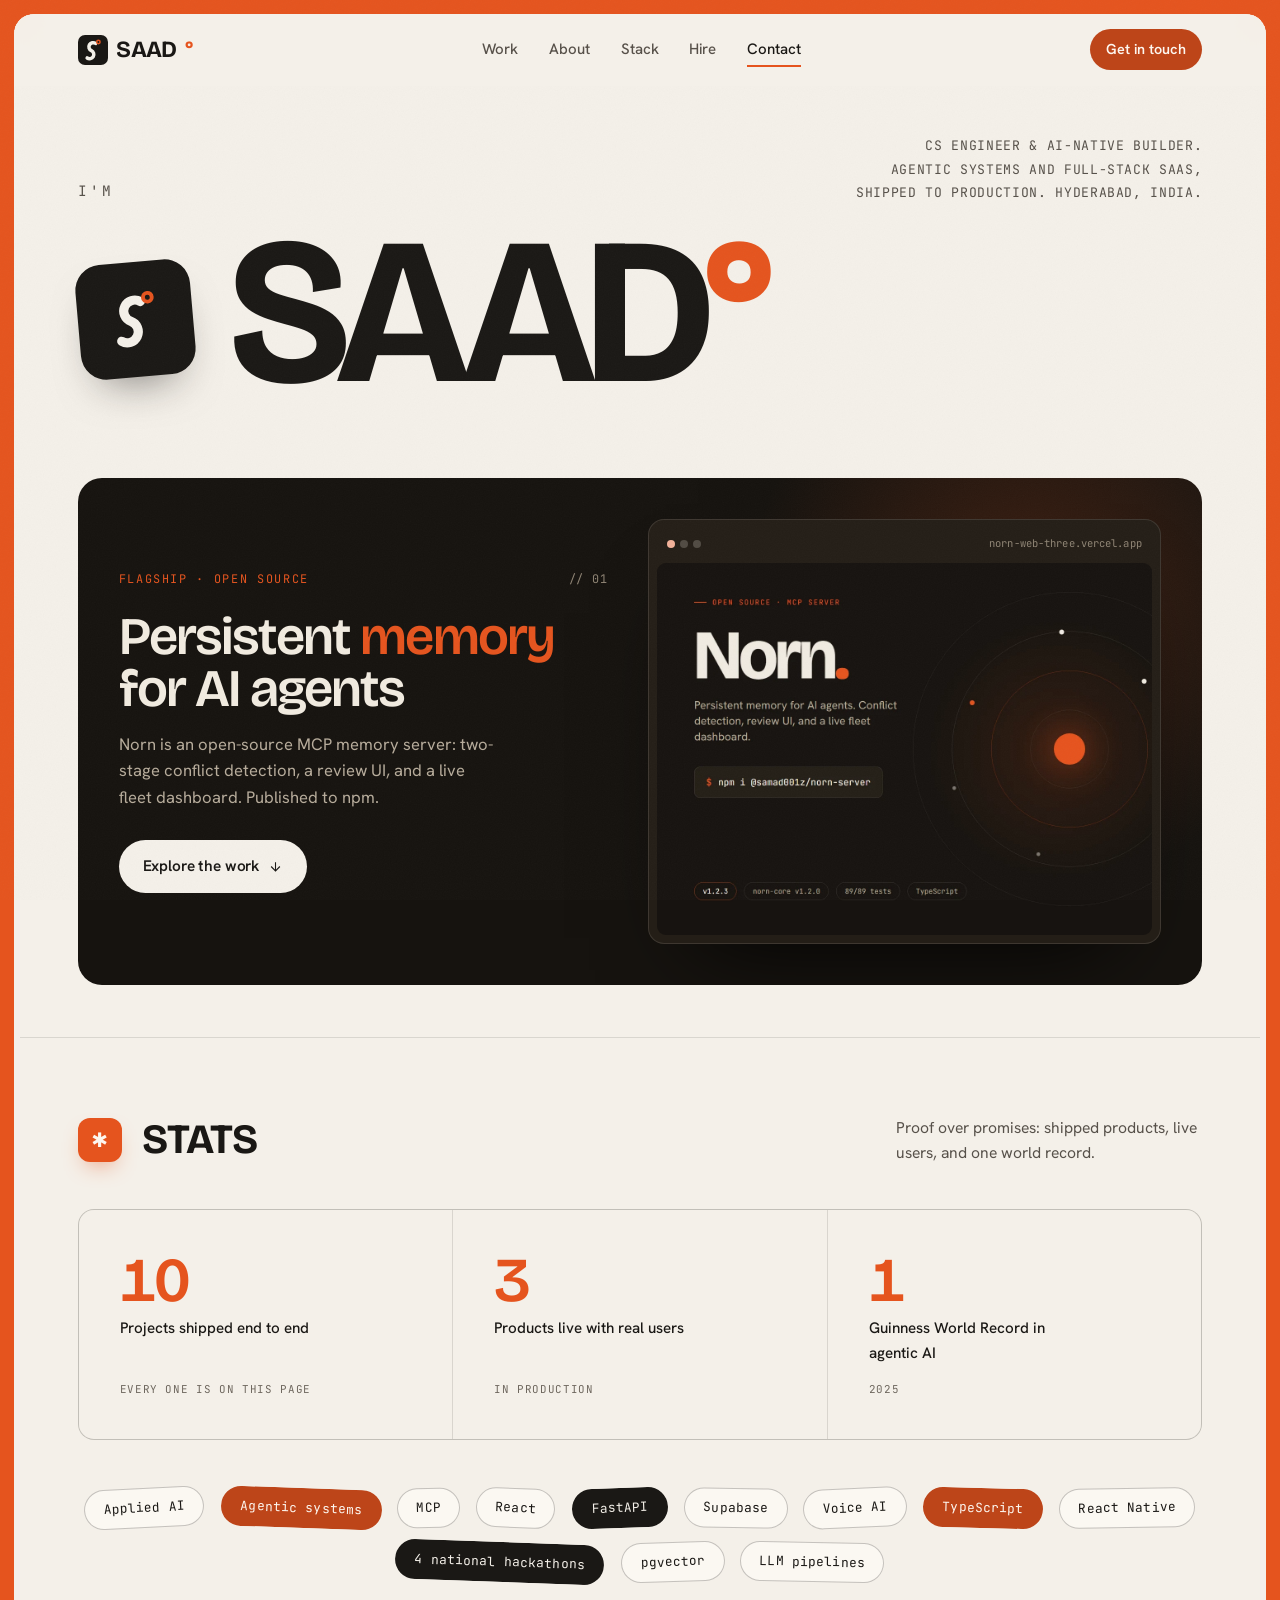
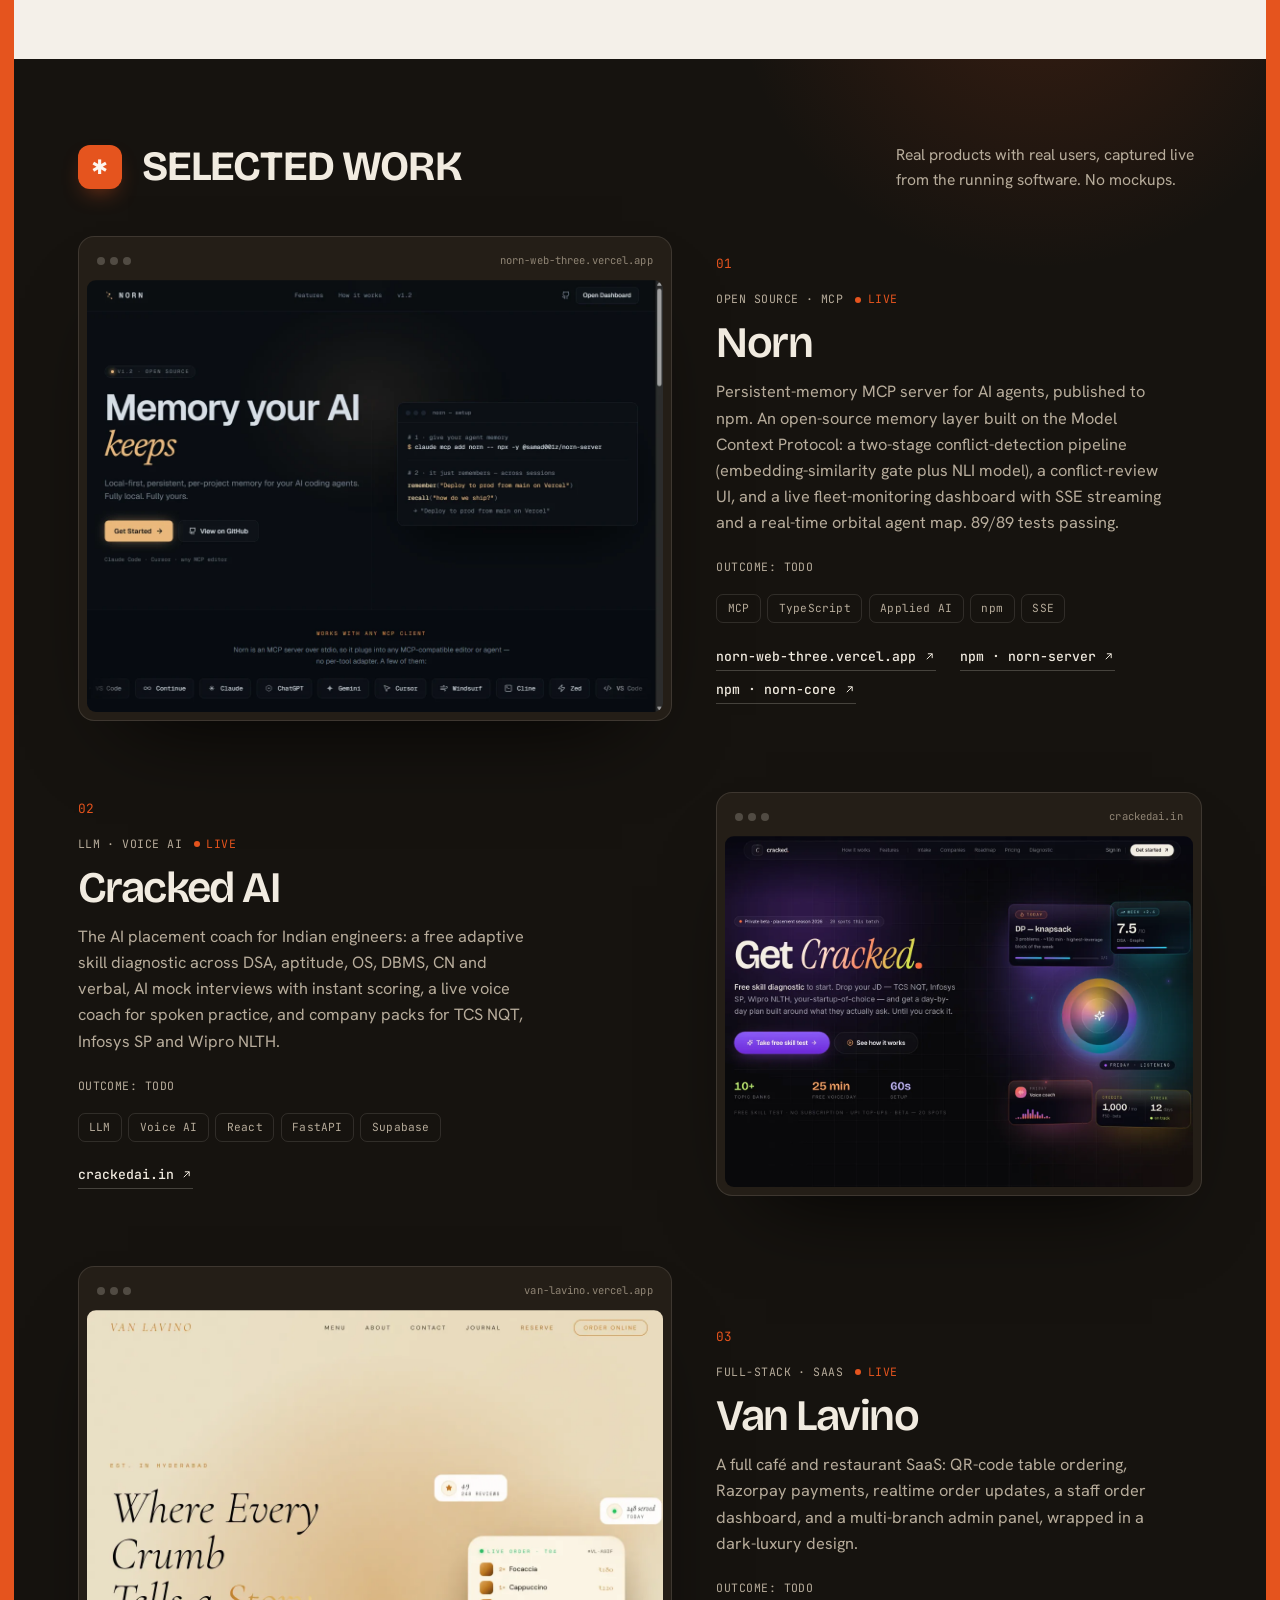
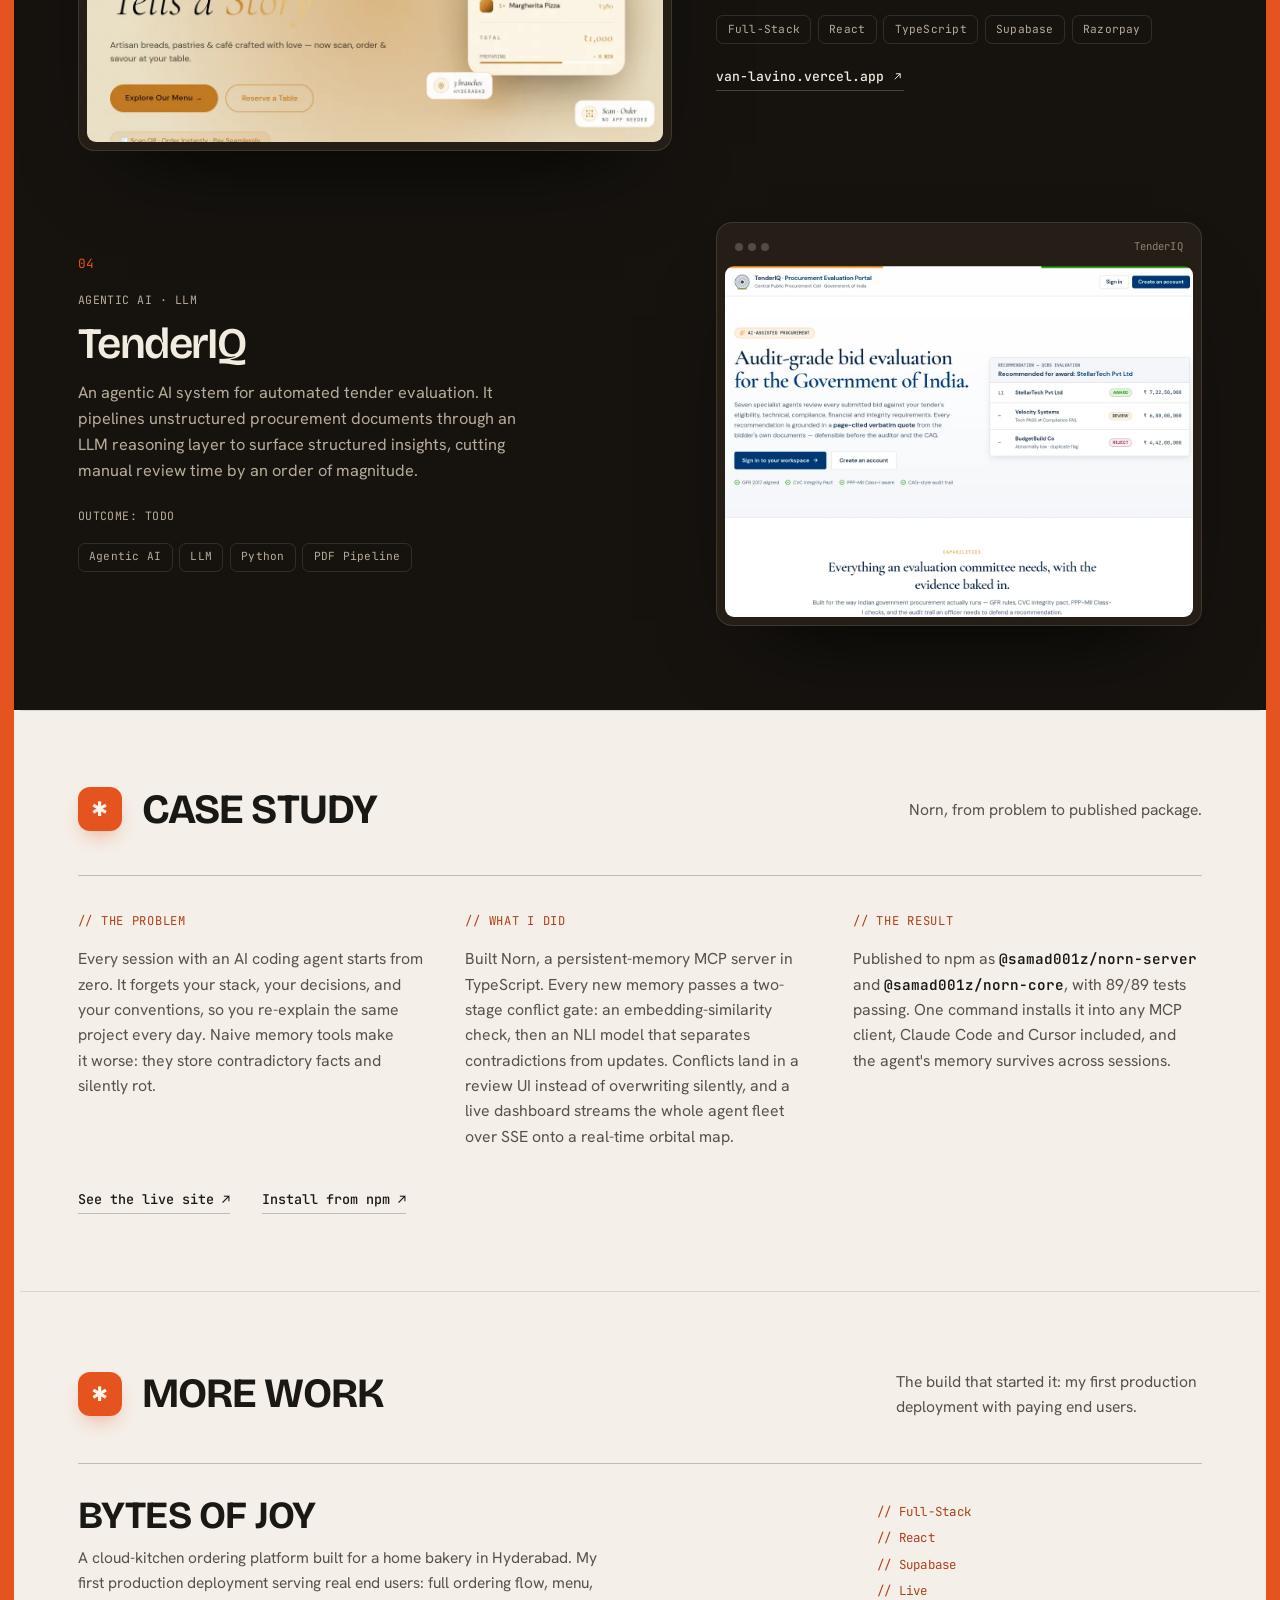
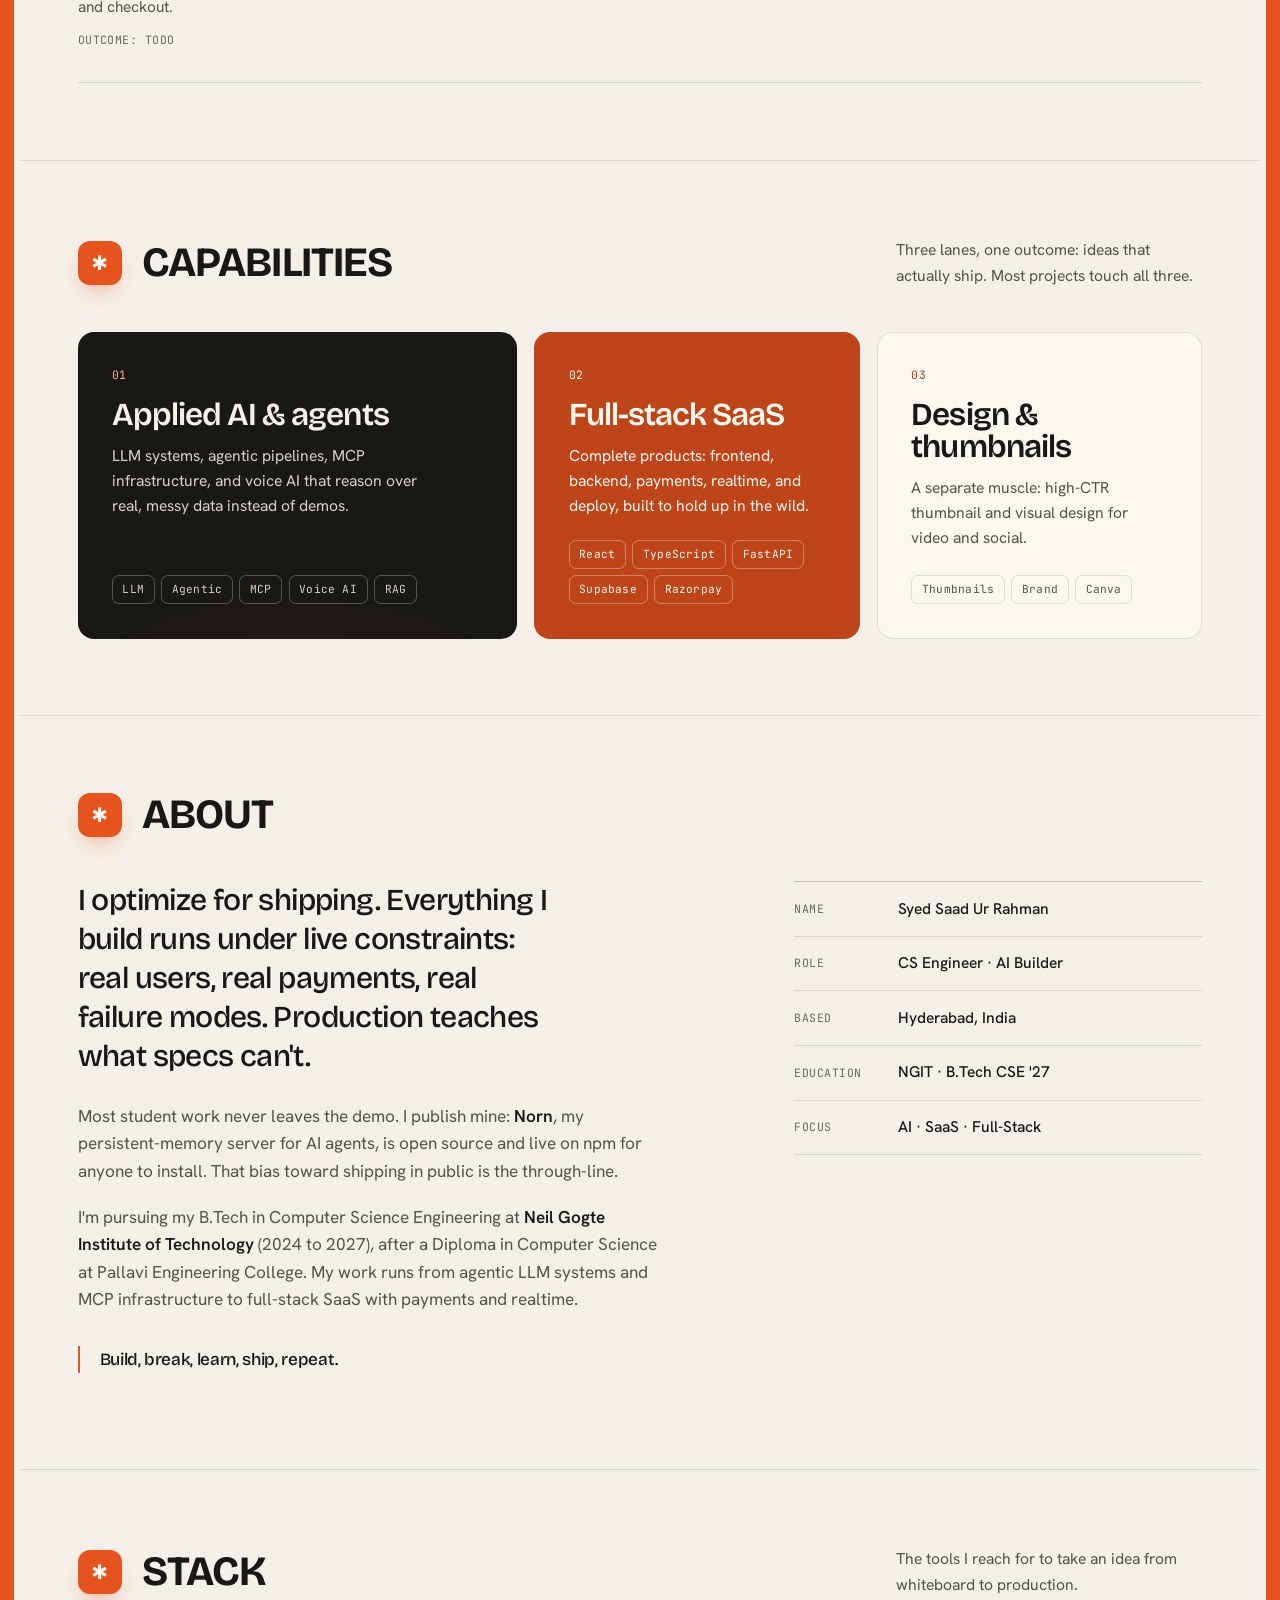
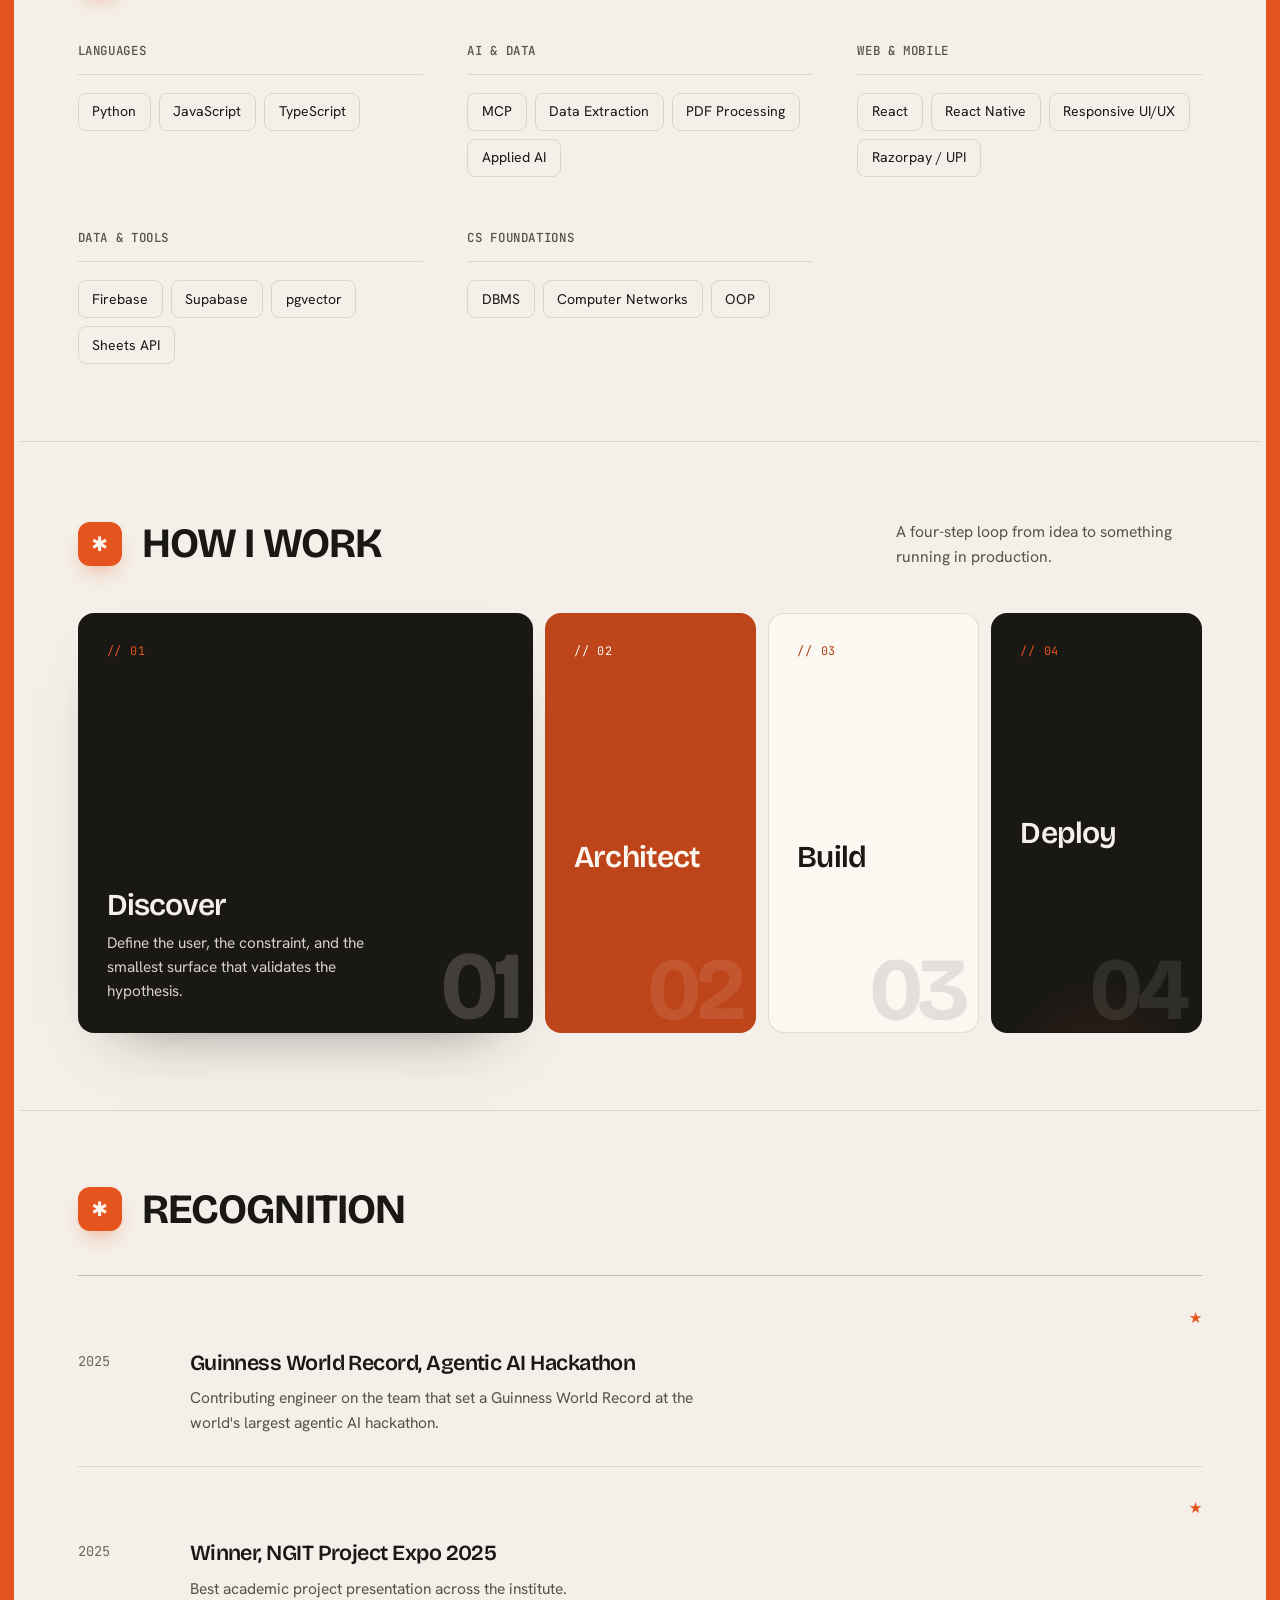
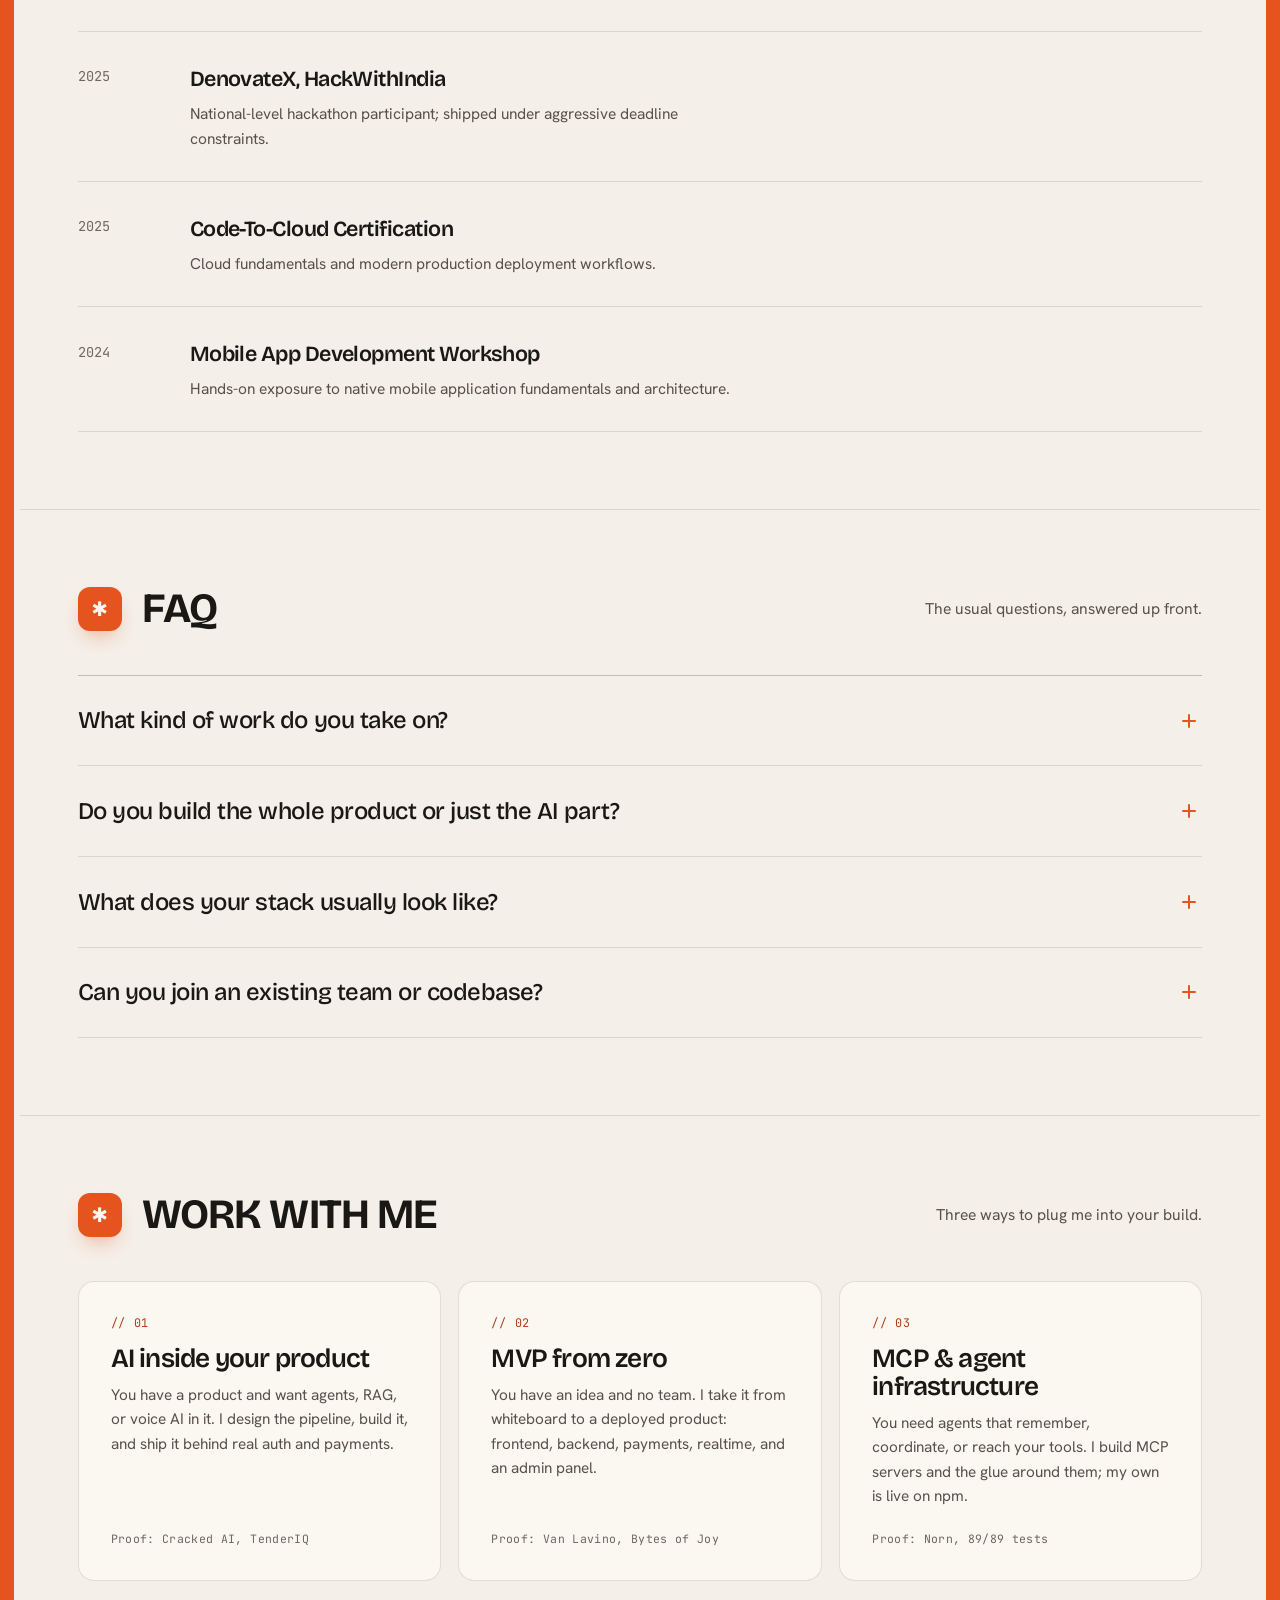
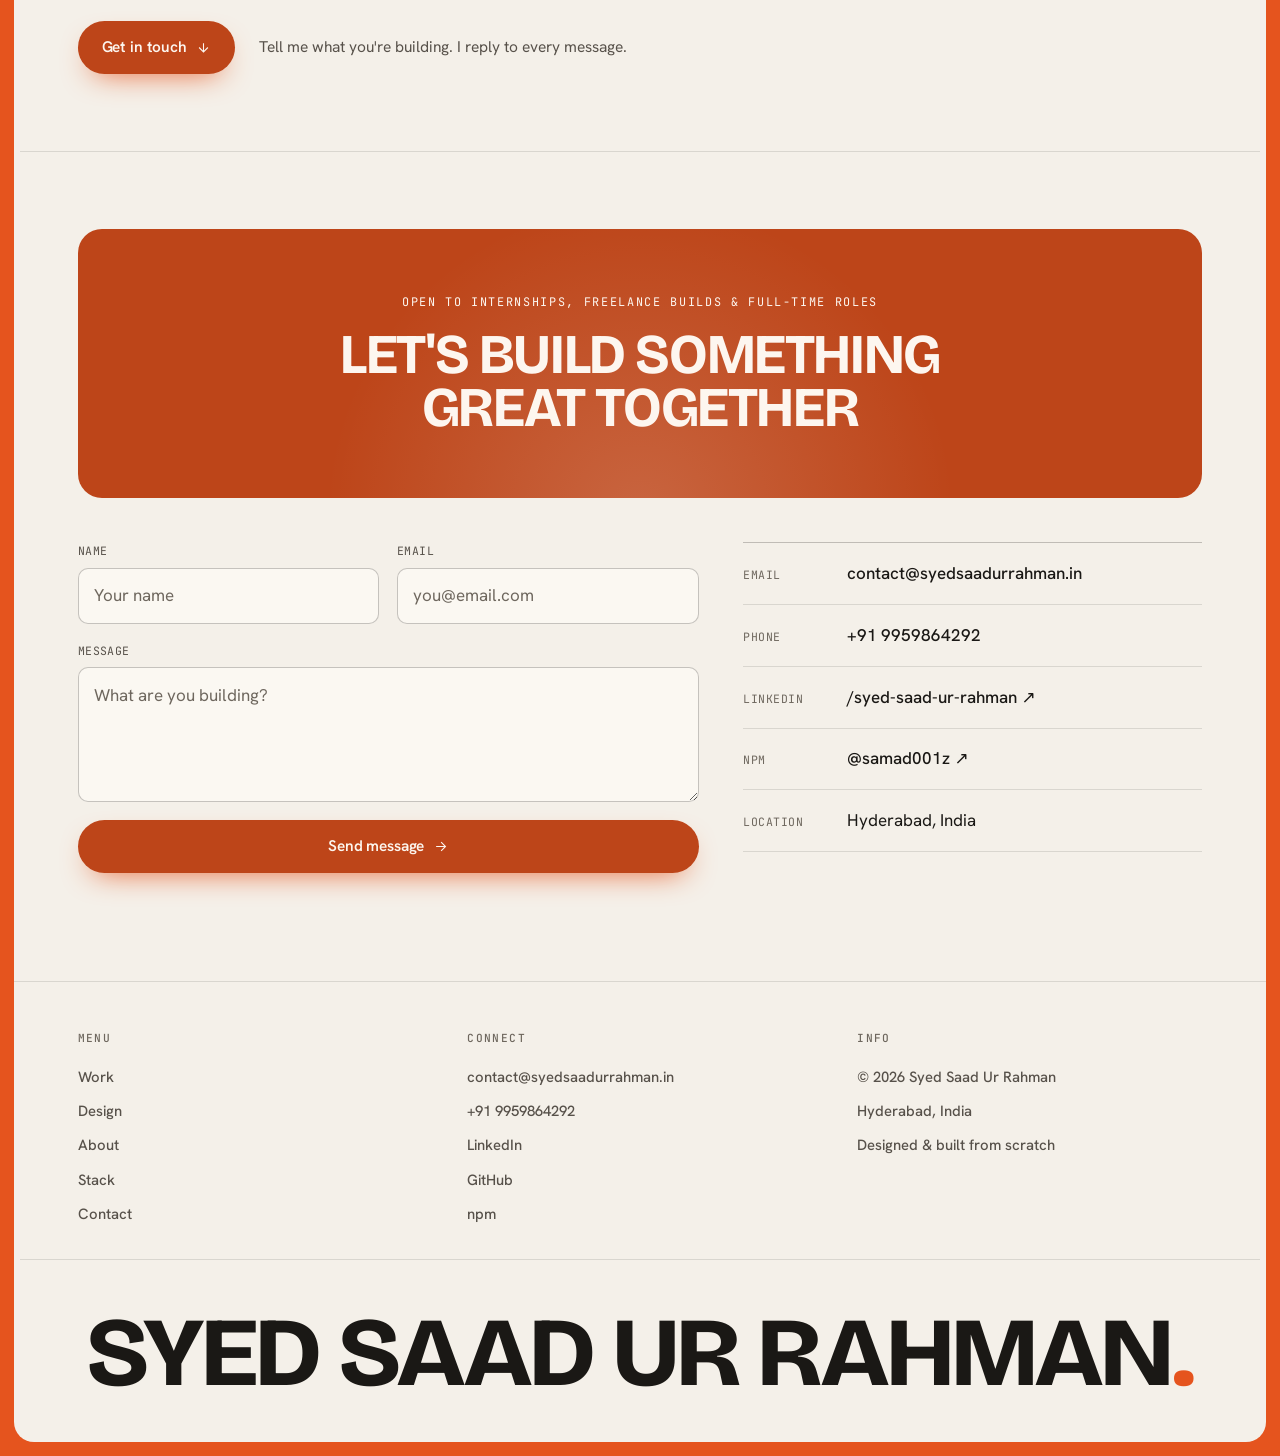
<file: index.html>
<!DOCTYPE html>
<html lang="en">
<head>
  <meta charset="UTF-8" />
  <meta name="viewport" content="width=device-width, initial-scale=1.0, viewport-fit=cover" />
  <meta name="theme-color" content="#e5541e" />
  <title>Syed Saad Ur Rahman | AI Engineer &amp; Open-Source MCP Builder</title>
  <meta name="description" content="AI engineer and author of Norn, a persistent-memory MCP server for AI agents live on npm. Ships agentic systems and full-stack SaaS to production. Hyderabad, India." />
  <meta name="author" content="Syed Saad Ur Rahman" />
  <meta name="robots" content="index, follow, max-image-preview:large" />
  <link rel="canonical" href="https://www.syedsaadurrahman.in/" />

  <!-- Open Graph -->
  <meta property="og:type" content="website" />
  <meta property="og:site_name" content="Syed Saad Ur Rahman" />
  <meta property="og:title" content="Syed Saad Ur Rahman | AI Engineer &amp; Open-Source MCP Builder" />
  <meta property="og:description" content="Author of Norn, a persistent-memory MCP server for AI agents, live on npm. Agentic systems and full-stack SaaS in production. Guinness World Record team in agentic AI." />
  <meta property="og:url" content="https://www.syedsaadurrahman.in/" />
  <meta property="og:image" content="https://www.syedsaadurrahman.in/assets/og.jpg" />
  <meta property="og:image:width" content="1200" />
  <meta property="og:image:height" content="630" />
  <meta property="og:image:alt" content="Syed Saad Ur Rahman, AI engineer and open-source MCP builder" />
  <meta property="og:locale" content="en_US" />

  <!-- Twitter -->
  <meta name="twitter:card" content="summary_large_image" />
  <meta name="twitter:title" content="Syed Saad Ur Rahman | AI Engineer &amp; Open-Source MCP Builder" />
  <meta name="twitter:description" content="Author of Norn, a persistent-memory MCP server for AI agents live on npm. Agentic systems and full-stack SaaS in production. Hyderabad, India." />
  <meta name="twitter:image" content="https://www.syedsaadurrahman.in/assets/og.jpg" />

  <!-- Icons (?v=2 busts stale favicon caches from the previous mark) -->
  <link rel="icon" href="/favicon.svg?v=2" type="image/svg+xml" />
  <link rel="icon" href="/icon-32.png?v=2" sizes="32x32" type="image/png" />
  <link rel="apple-touch-icon" href="/apple-touch-icon.png?v=2" />
  <link rel="manifest" href="/site.webmanifest?v=2" />

  <!-- Structured data -->
  <script type="application/ld+json">
  {
    "@context": "https://schema.org",
    "@graph": [
      {
        "@type": "Person",
        "@id": "https://www.syedsaadurrahman.in/#person",
        "name": "Syed Saad Ur Rahman",
        "url": "https://www.syedsaadurrahman.in/",
        "image": "https://www.syedsaadurrahman.in/assets/og.jpg",
        "jobTitle": "AI Engineer",
        "description": "AI engineer and author of Norn, a persistent-memory MCP server for AI agents live on npm. Ships agentic systems and full-stack SaaS to production.",
        "email": "mailto:contact@syedsaadurrahman.in",
        "address": {
          "@type": "PostalAddress",
          "addressLocality": "Hyderabad",
          "addressRegion": "Telangana",
          "addressCountry": "IN"
        },
        "alumniOf": {
          "@type": "CollegeOrUniversity",
          "name": "Neil Gogte Institute of Technology"
        },
        "knowsAbout": [
          "Applied AI",
          "Agentic AI systems",
          "Model Context Protocol",
          "Large Language Models",
          "Full-stack web development",
          "SaaS",
          "Voice AI",
          "React",
          "TypeScript",
          "Python"
        ],
        "sameAs": [
          "https://www.linkedin.com/in/syed-saad-ur-rahman-16720130b/",
          "https://github.com/samad001z",
          "https://www.npmjs.com/package/@samad001z/norn-server",
          "https://norn-web-three.vercel.app/"
        ]
      },
      {
        "@type": "WebSite",
        "@id": "https://www.syedsaadurrahman.in/#website",
        "url": "https://www.syedsaadurrahman.in/",
        "name": "Syed Saad Ur Rahman, Portfolio",
        "publisher": { "@id": "https://www.syedsaadurrahman.in/#person" },
        "inLanguage": "en"
      }
    ]
  }
  </script>

  <!-- pre-paint flag so motion only applies with JS; content is fully visible without it.
       Failsafe force-shows everything if app.js never initializes (offline, blocked). -->
  <script>
    var de = document.documentElement;
    de.classList.add('js');
    window.__showFailsafe = setTimeout(function () { de.classList.add('force-show'); }, 4500);
  </script>

  <link rel="preconnect" href="https://fonts.googleapis.com" />
  <link rel="preconnect" href="https://fonts.gstatic.com" crossorigin />
  <!-- fonts loaded non-render-blocking; swaps in on load -->
  <link rel="stylesheet" href="https://fonts.googleapis.com/css2?family=Bricolage+Grotesque:opsz,wght@12..96,400..800&family=Hanken+Grotesk:wght@400;500;600;700&family=JetBrains+Mono:wght@400;500&display=swap" media="print" onload="this.media='all'" />
  <noscript>
    <link rel="stylesheet" href="https://fonts.googleapis.com/css2?family=Bricolage+Grotesque:opsz,wght@12..96,400..800&family=Hanken+Grotesk:wght@400;500;600;700&family=JetBrains+Mono:wght@400;500&display=swap" />
  </noscript>

  <link rel="stylesheet" href="styles.css" />
</head>
<body>
  <a class="skip-link" href="#work">Skip to work</a>
  <div class="scroll-progress" aria-hidden="true"><span></span></div>

  <div class="shell">

    <!-- ───────────────── MASTHEAD ───────────────── -->
    <header class="masthead" id="top">
      <div class="masthead__inner">
        <div class="masthead__brand">
          <a class="wordmark" href="#top" aria-label="SAAD°, home">
            <svg class="wordmark__mark" viewBox="0 0 64 64" aria-hidden="true"><rect width="64" height="64" rx="15" fill="#1a1815"/><path d="M37.5 18 A9 9 0 1 0 28.5 33.5 A9 9 0 1 1 19.5 49" fill="none" stroke="#f4f0e9" stroke-width="7.5" stroke-linecap="round"/><circle cx="43.5" cy="15" r="5.2" fill="#e5541e"/><circle cx="43.5" cy="15" r="2" fill="#1a1815"/></svg>
            SAAD<span class="wordmark__deg">°</span>
          </a>
        </div>

        <nav class="masthead__nav" aria-label="Primary">
          <a href="#work">Work</a>
          <a href="#about">About</a>
          <a href="#stack">Stack</a>
          <a href="#hire">Hire</a>
          <a href="#contact">Contact</a>
        </nav>

        <div class="masthead__end">
          <a class="link-cta" href="#contact">Get in touch</a>
          <button class="menu-btn" id="menu-btn" aria-expanded="false" aria-controls="mobile-nav" aria-label="Open menu">
            <span></span><span></span>
          </button>
        </div>
      </div>
    </header>

    <!-- mobile nav -->
    <div class="mobile-nav" id="mobile-nav" hidden>
      <nav aria-label="Mobile">
        <a href="#work">Work</a>
        <a href="#about">About</a>
        <a href="#hire">Hire</a>
        <a href="#contact">Contact</a>
      </nav>
      <div class="mobile-nav__foot">
        <a href="mailto:contact@syedsaadurrahman.in">contact@syedsaadurrahman.in</a>
        <a href="tel:+919959864292">+91 9959864292</a>
      </div>
    </div>

    <main>
      <!-- ───────────────── HERO (I'M SAAD) ───────────────── -->
      <section class="hero">
        <div class="hero__top">
          <span class="hero__im" data-reveal>I'M</span>
          <p class="hero__desc" data-reveal>
            CS engineer &amp; AI-native builder.<br />
            Agentic systems and full-stack SaaS,<br />
            shipped to production. Hyderabad, India.
          </p>
        </div>
        <div class="hero__row" data-hero-title>
          <span class="hero__tile" aria-hidden="true"><svg viewBox="0 0 64 64"><path d="M37.5 18 A9 9 0 1 0 28.5 33.5 A9 9 0 1 1 19.5 49" fill="none" stroke="#f4f0e9" stroke-width="7.5" stroke-linecap="round"/><circle cx="43.5" cy="15" r="5.2" fill="#e5541e"/><circle cx="43.5" cy="15" r="2" fill="#1a1815"/></svg></span>
          <h1 class="hero__name"><span class="line"><span class="line__in">SAAD<em>°</em></span></span></h1>
        </div>
      </section>

      <!-- ───────────────── FLAGSHIP BANNER (Norn) ───────────────── -->
      <section class="section section--tight">
        <div class="feature" data-reveal>
          <span class="feature__aura" aria-hidden="true"></span>
          <div class="feature__copy">
            <p class="feature__label">Flagship · Open Source <span class="feature__no">// 01</span></p>
            <h2 class="feature__title">Persistent <em>memory</em> for AI agents</h2>
            <p class="feature__sub">Norn is an open-source MCP memory server: two-stage conflict detection, a review UI, and a live fleet dashboard. Published to npm.</p>
            <a class="btn btn--paper" href="#work" data-magnetic>
              Explore the work
              <svg viewBox="0 0 24 24" width="15" height="15" fill="none" stroke="currentColor" stroke-width="1.7" aria-hidden="true"><path d="M12 5v14M5 12l7 7 7-7"/></svg>
            </a>
          </div>
          <a class="feature__media" data-tilt href="https://norn-web-three.vercel.app/" target="_blank" rel="noopener" aria-label="Norn, open norn-web-three.vercel.app in a new tab">
            <div class="frame frame--dark">
              <div class="frame__bar" aria-hidden="true"><i></i><i></i><i></i><b>norn-web-three.vercel.app</b></div>
              <div class="frame__shot">
                <img src="/assets/norn-card.webp" loading="eager" decoding="async" width="1200" height="900" alt="Norn, an open-source MCP memory server for AI agents, published to npm" />
              </div>
            </div>
          </a>
        </div>
      </section>

      <!-- ───────────────── STATS ───────────────── -->
      <section class="section section--rule">
        <header class="s-head">
          <span class="s-badge" data-reveal aria-hidden="true">✱</span>
          <h2 class="s-title" data-reveal>Stats</h2>
          <p class="s-note" data-reveal>Proof over promises: shipped products, live users, and one world record.</p>
        </header>

        <div class="stats__grid">
          <div class="stat" data-reveal>
            <span class="stat__num"><span class="count" data-count="10">10</span></span>
            <span class="stat__label">Projects shipped end to end</span>
            <span class="stat__tag">Every one is on this page</span>
          </div>
          <div class="stat" data-reveal>
            <span class="stat__num"><span class="count" data-count="3">3</span></span>
            <span class="stat__label">Products live with real users</span>
            <span class="stat__tag">In production</span>
          </div>
          <div class="stat" data-reveal>
            <span class="stat__num"><span class="count" data-count="1">1</span></span>
            <span class="stat__label">Guinness World Record in agentic AI</span>
            <span class="stat__tag">2025</span>
          </div>
        </div>

        <ul class="scatter" data-reveal aria-label="Focus areas">
          <li style="--r:-3deg">Applied AI</li>
          <li style="--r:2deg" class="is-hot">Agentic systems</li>
          <li style="--r:-1.5deg">MCP</li>
          <li style="--r:2.5deg">React</li>
          <li style="--r:-2deg" class="is-ink">FastAPI</li>
          <li style="--r:1deg">Supabase</li>
          <li style="--r:-2.5deg">Voice AI</li>
          <li style="--r:1.5deg" class="is-hot">TypeScript</li>
          <li style="--r:-1deg">React Native</li>
          <li style="--r:2deg" class="is-ink">4 national hackathons</li>
          <li style="--r:-1.8deg">pgvector</li>
          <li style="--r:1.2deg">LLM pipelines</li>
        </ul>
      </section>

      <!-- ───────────────── SELECTED WORK (dark band) ───────────────── -->
      <div class="band--dark" id="work">
        <span class="band__aura" aria-hidden="true"></span>
        <section class="section">
          <header class="s-head s-head--dark">
            <span class="s-badge" data-reveal aria-hidden="true">✱</span>
            <h2 class="s-title" data-reveal>Selected work</h2>
            <p class="s-note" data-reveal>Real products with real users, captured live from the running software. No mockups.</p>
          </header>

          <div class="cases">

            <article class="case" data-reveal>
              <a class="case__media" data-tilt href="https://norn-web-three.vercel.app/" target="_blank" rel="noopener" aria-label="Norn, open norn-web-three.vercel.app in a new tab">
                <div class="frame">
                  <div class="frame__bar" aria-hidden="true"><i></i><i></i><i></i><b>norn-web-three.vercel.app</b></div>
                  <div class="frame__shot">
                    <img src="/assets/norn-site.webp" loading="lazy" decoding="async" width="1200" height="900" alt="Norn website, persistent-memory MCP server for AI agents" />
                  </div>
                </div>
              </a>
              <div class="case__body">
                <span class="case__index">01</span>
                <p class="case__meta">Open Source · MCP <span class="case__live">Live</span></p>
                <h3 class="case__title">Norn</h3>
                <p class="case__desc">Persistent-memory MCP server for AI agents, published to npm. An open-source memory layer built on the Model Context Protocol: a two-stage conflict-detection pipeline (embedding-similarity gate plus NLI model), a conflict-review UI, and a live fleet-monitoring dashboard with SSE streaming and a real-time orbital agent map. 89/89 tests passing.</p>
                <p class="case__outcome">OUTCOME: TODO</p>
                <ul class="tags"><li>MCP</li><li>TypeScript</li><li>Applied AI</li><li>npm</li><li>SSE</li></ul>
                <p class="case__links">
                  <a class="case__link" href="https://norn-web-three.vercel.app/" target="_blank" rel="noopener">norn-web-three.vercel.app <svg viewBox="0 0 24 24" width="13" height="13" fill="none" stroke="currentColor" stroke-width="1.8" aria-hidden="true"><path d="M7 17L17 7M9 7h8v8"/></svg></a>
                  <a class="case__link" href="https://www.npmjs.com/package/@samad001z/norn-server" target="_blank" rel="noopener">npm · norn-server <svg viewBox="0 0 24 24" width="13" height="13" fill="none" stroke="currentColor" stroke-width="1.8" aria-hidden="true"><path d="M7 17L17 7M9 7h8v8"/></svg></a>
                  <a class="case__link" href="https://www.npmjs.com/package/@samad001z/norn-core" target="_blank" rel="noopener">npm · norn-core <svg viewBox="0 0 24 24" width="13" height="13" fill="none" stroke="currentColor" stroke-width="1.8" aria-hidden="true"><path d="M7 17L17 7M9 7h8v8"/></svg></a>
                </p>
              </div>
            </article>

            <article class="case case--flip" data-reveal>
              <a class="case__media" data-tilt href="https://crackedai.in" target="_blank" rel="noopener" aria-label="Open crackedai.in in a new tab">
                <div class="frame">
                  <div class="frame__bar" aria-hidden="true"><i></i><i></i><i></i><b>crackedai.in</b></div>
                  <div class="frame__shot">
                    <img src="/assets/cracked-ai.webp" loading="lazy" decoding="async" width="1200" height="900" alt="Cracked AI, live AI placement-coaching app" />
                  </div>
                </div>
              </a>
              <div class="case__body">
                <span class="case__index">02</span>
                <p class="case__meta">LLM · Voice AI <span class="case__live">Live</span></p>
                <h3 class="case__title">Cracked AI</h3>
                <p class="case__desc">The AI placement coach for Indian engineers: a free adaptive skill diagnostic across DSA, aptitude, OS, DBMS, CN and verbal, AI mock interviews with instant scoring, a live voice coach for spoken practice, and company packs for TCS NQT, Infosys SP and Wipro NLTH.</p>
                <p class="case__outcome">OUTCOME: TODO</p>
                <ul class="tags"><li>LLM</li><li>Voice AI</li><li>React</li><li>FastAPI</li><li>Supabase</li></ul>
                <p class="case__links">
                  <a class="case__link" href="https://crackedai.in" target="_blank" rel="noopener">crackedai.in <svg viewBox="0 0 24 24" width="13" height="13" fill="none" stroke="currentColor" stroke-width="1.8" aria-hidden="true"><path d="M7 17L17 7M9 7h8v8"/></svg></a>
                </p>
              </div>
            </article>

            <article class="case" data-reveal>
              <a class="case__media" data-tilt href="https://van-lavino.vercel.app" target="_blank" rel="noopener" aria-label="Open van-lavino.vercel.app in a new tab">
                <div class="frame">
                  <div class="frame__bar" aria-hidden="true"><i></i><i></i><i></i><b>van-lavino.vercel.app</b></div>
                  <div class="frame__shot">
                    <img src="/assets/van-lavino.webp" loading="lazy" decoding="async" width="1200" height="900" alt="Van Lavino, live café and restaurant ordering SaaS" />
                  </div>
                </div>
              </a>
              <div class="case__body">
                <span class="case__index">03</span>
                <p class="case__meta">Full-Stack · SaaS <span class="case__live">Live</span></p>
                <h3 class="case__title">Van Lavino</h3>
                <p class="case__desc">A full café and restaurant SaaS: QR-code table ordering, Razorpay payments, realtime order updates, a staff order dashboard, and a multi-branch admin panel, wrapped in a dark-luxury design.</p>
                <p class="case__outcome">OUTCOME: TODO</p>
                <ul class="tags"><li>Full-Stack</li><li>React</li><li>TypeScript</li><li>Supabase</li><li>Razorpay</li></ul>
                <p class="case__links">
                  <a class="case__link" href="https://van-lavino.vercel.app" target="_blank" rel="noopener">van-lavino.vercel.app <svg viewBox="0 0 24 24" width="13" height="13" fill="none" stroke="currentColor" stroke-width="1.8" aria-hidden="true"><path d="M7 17L17 7M9 7h8v8"/></svg></a>
                </p>
              </div>
            </article>

            <article class="case case--flip" data-reveal>
              <div class="case__media" data-tilt>
                <div class="frame">
                  <div class="frame__bar" aria-hidden="true"><i></i><i></i><i></i><b>TenderIQ</b></div>
                  <div class="frame__shot">
                    <img src="/assets/tenderiq.webp" loading="lazy" decoding="async" width="1200" height="900" alt="TenderIQ, agentic tender-evaluation system" />
                  </div>
                </div>
              </div>
              <div class="case__body">
                <span class="case__index">04</span>
                <p class="case__meta">Agentic AI · LLM</p>
                <h3 class="case__title">TenderIQ</h3>
                <p class="case__desc">An agentic AI system for automated tender evaluation. It pipelines unstructured procurement documents through an LLM reasoning layer to surface structured insights, cutting manual review time by an order of magnitude.</p>
                <p class="case__outcome">OUTCOME: TODO</p>
                <ul class="tags"><li>Agentic AI</li><li>LLM</li><li>Python</li><li>PDF Pipeline</li></ul>
              </div>
            </article>

          </div>
        </section>
      </div>

      <!-- ───────────────── CASE STUDY (Norn) ───────────────── -->
      <section class="section section--rule" id="case-study">
        <header class="s-head">
          <span class="s-badge" data-reveal aria-hidden="true">✱</span>
          <h2 class="s-title" data-reveal>Case study</h2>
          <p class="s-note" data-reveal>Norn, from problem to published package.</p>
        </header>

        <div class="cstudy">
          <div class="cstudy__col" data-reveal>
            <span class="cstudy__label">// The problem</span>
            <p>Every session with an AI coding agent starts from zero. It forgets your stack, your decisions, and your conventions, so you re-explain the same project every day. Naive memory tools make it worse: they store contradictory facts and silently rot.</p>
          </div>
          <div class="cstudy__col" data-reveal>
            <span class="cstudy__label">// What I did</span>
            <p>Built Norn, a persistent-memory MCP server in TypeScript. Every new memory passes a two-stage conflict gate: an embedding-similarity check, then an NLI model that separates contradictions from updates. Conflicts land in a review UI instead of overwriting silently, and a live dashboard streams the whole agent fleet over SSE onto a real-time orbital map.</p>
          </div>
          <div class="cstudy__col" data-reveal>
            <span class="cstudy__label">// The result</span>
            <p>Published to npm as <strong>@samad001z/norn-server</strong> and <strong>@samad001z/norn-core</strong>, with 89/89 tests passing. One command installs it into any MCP client, Claude Code and Cursor included, and the agent's memory survives across sessions.</p>
          </div>
        </div>

        <p class="cstudy__links" data-reveal>
          <a class="cstudy__link" href="https://norn-web-three.vercel.app/" target="_blank" rel="noopener">See the live site <span aria-hidden="true">↗</span></a>
          <a class="cstudy__link" href="https://www.npmjs.com/package/@samad001z/norn-server" target="_blank" rel="noopener">Install from npm <span aria-hidden="true">↗</span></a>
        </p>
      </section>

      <!-- ───────────────── MORE WORK (case-study rows) ───────────────── -->
      <section class="section section--rule">
        <header class="s-head">
          <span class="s-badge" data-reveal aria-hidden="true">✱</span>
          <h2 class="s-title" data-reveal>More work</h2>
          <p class="s-note" data-reveal>The build that started it: my first production deployment with paying end users.</p>
        </header>

        <ul class="mrows">
          <li class="mrow" data-reveal>
            <div class="mrow__main">
              <h3 class="mrow__name">Bytes of Joy</h3>
              <p class="mrow__desc">A cloud-kitchen ordering platform built for a home bakery in Hyderabad. My first production deployment serving real end users: full ordering flow, menu, and checkout.</p>
              <p class="mrow__outcome">OUTCOME: TODO</p>
            </div>
            <ul class="mrow__tags">
              <li>Full-Stack</li>
              <li>React</li>
              <li>Supabase</li>
              <li>Live</li>
            </ul>
          </li>
        </ul>
      </section>

      <!-- ───────────────── CAPABILITIES ───────────────── -->
      <section class="section section--rule" id="capabilities">
        <header class="s-head">
          <span class="s-badge" data-reveal aria-hidden="true">✱</span>
          <h2 class="s-title" data-reveal>Capabilities</h2>
          <p class="s-note" data-reveal>Three lanes, one outcome: ideas that actually ship. Most projects touch all three.</p>
        </header>

        <div class="caps">
          <article class="cap cap--a" data-reveal>
            <span class="cap__glow" aria-hidden="true"></span>
            <span class="cap__no">01</span>
            <h3 class="cap__title">Applied AI &amp; agents</h3>
            <p class="cap__desc">LLM systems, agentic pipelines, MCP infrastructure, and voice AI that reason over real, messy data instead of demos.</p>
            <ul class="cap__list">
              <li>LLM</li><li>Agentic</li><li>MCP</li><li>Voice AI</li><li>RAG</li>
            </ul>
          </article>

          <article class="cap cap--b" data-reveal>
            <span class="cap__no">02</span>
            <h3 class="cap__title">Full-stack SaaS</h3>
            <p class="cap__desc">Complete products: frontend, backend, payments, realtime, and deploy, built to hold up in the wild.</p>
            <ul class="cap__list">
              <li>React</li><li>TypeScript</li><li>FastAPI</li><li>Supabase</li><li>Razorpay</li>
            </ul>
          </article>

          <article class="cap cap--c" data-reveal>
            <span class="cap__no">03</span>
            <h3 class="cap__title">Design &amp; thumbnails</h3>
            <p class="cap__desc">A separate muscle: high-CTR thumbnail and visual design for video and social.</p>
            <ul class="cap__list">
              <li>Thumbnails</li><li>Brand</li><li>Canva</li>
            </ul>
          </article>
        </div>
      </section>

      <!-- ───────────────── ABOUT ───────────────── -->
      <section class="section section--rule" id="about">
        <header class="s-head">
          <span class="s-badge" data-reveal aria-hidden="true">✱</span>
          <h2 class="s-title" data-reveal>About</h2>
        </header>

        <div class="about">
          <div class="about__copy">
            <p data-reveal class="about__intro">I optimize for shipping. Everything I build runs under live constraints: real users, real payments, real failure modes. Production teaches what specs can't.</p>
            <p data-reveal>Most student work never leaves the demo. I publish mine: <strong>Norn</strong>, my persistent-memory server for AI agents, is open source and live on npm for anyone to install. That bias toward shipping in public is the through-line.</p>
            <p data-reveal>I'm pursuing my B.Tech in Computer Science Engineering at <strong>Neil Gogte Institute of Technology</strong> (2024 to 2027), after a Diploma in Computer Science at Pallavi Engineering College. My work runs from agentic LLM systems and MCP infrastructure to full-stack SaaS with payments and realtime.</p>
            <p class="about__quote" data-reveal>Build, break, learn, ship, repeat.</p>
          </div>

          <dl class="profile" data-reveal>
            <div class="profile__row"><dt>Name</dt><dd>Syed Saad Ur Rahman</dd></div>
            <div class="profile__row"><dt>Role</dt><dd>CS Engineer · AI Builder</dd></div>
            <div class="profile__row"><dt>Based</dt><dd>Hyderabad, India</dd></div>
            <div class="profile__row"><dt>Education</dt><dd>NGIT · B.Tech CSE '27</dd></div>
            <div class="profile__row"><dt>Focus</dt><dd>AI · SaaS · Full-Stack</dd></div>
          </dl>
        </div>
      </section>

      <!-- ───────────────── STACK ───────────────── -->
      <section class="section section--rule" id="stack">
        <header class="s-head">
          <span class="s-badge" data-reveal aria-hidden="true">✱</span>
          <h2 class="s-title" data-reveal>Stack</h2>
          <p class="s-note" data-reveal>The tools I reach for to take an idea from whiteboard to production.</p>
        </header>

        <div class="stack">
          <div class="stack__group" data-reveal>
            <h3>Languages</h3>
            <ul class="tags tags--chip"><li>Python</li><li>JavaScript</li><li>TypeScript</li></ul>
          </div>
          <div class="stack__group" data-reveal>
            <h3>AI &amp; Data</h3>
            <ul class="tags tags--chip"><li>MCP</li><li>Data Extraction</li><li>PDF Processing</li><li>Applied AI</li></ul>
          </div>
          <div class="stack__group" data-reveal>
            <h3>Web &amp; Mobile</h3>
            <ul class="tags tags--chip"><li>React</li><li>React Native</li><li>Responsive UI/UX</li><li>Razorpay / UPI</li></ul>
          </div>
          <div class="stack__group" data-reveal>
            <h3>Data &amp; Tools</h3>
            <ul class="tags tags--chip"><li>Firebase</li><li>Supabase</li><li>pgvector</li><li>Sheets API</li></ul>
          </div>
          <div class="stack__group" data-reveal>
            <h3>CS Foundations</h3>
            <ul class="tags tags--chip"><li>DBMS</li><li>Computer Networks</li><li>OOP</li></ul>
          </div>
        </div>
      </section>

      <!-- ───────────────── PROCESS ───────────────── -->
      <section class="section section--rule">
        <header class="s-head">
          <span class="s-badge" data-reveal aria-hidden="true">✱</span>
          <h2 class="s-title" data-reveal>How I work</h2>
          <p class="s-note" data-reveal>A four-step loop from idea to something running in production.</p>
        </header>

        <div class="steps" data-steps data-reveal>
          <button type="button" class="step step--ink is-active" data-step aria-expanded="true">
            <span class="step__ghost" aria-hidden="true">01</span>
            <span class="step__num">// 01</span>
            <span class="step__body">
              <h3 class="step__title">Discover</h3>
              <span class="step__desc">Define the user, the constraint, and the smallest surface that validates the hypothesis.</span>
            </span>
          </button>
          <button type="button" class="step step--hot" data-step aria-expanded="false">
            <span class="step__ghost" aria-hidden="true">02</span>
            <span class="step__num">// 02</span>
            <span class="step__body">
              <h3 class="step__title">Architect</h3>
              <span class="step__desc">Map the data flows, pick the leanest stack, and design for the failure modes, not the happy path.</span>
            </span>
          </button>
          <button type="button" class="step step--paper" data-step aria-expanded="false">
            <span class="step__ghost" aria-hidden="true">03</span>
            <span class="step__num">// 03</span>
            <span class="step__body">
              <h3 class="step__title">Build</h3>
              <span class="step__desc">Ship in tight iterations. Real users meet the product early, so feedback shapes v1, not v10.</span>
            </span>
          </button>
          <button type="button" class="step step--ink step--glow" data-step aria-expanded="false">
            <span class="step__ghost" aria-hidden="true">04</span>
            <span class="step__num">// 04</span>
            <span class="step__body">
              <h3 class="step__title">Deploy</h3>
              <span class="step__desc">Launch under live constraints, with observability, performance budgets, and recoverability built in.</span>
            </span>
          </button>
        </div>
      </section>

      <!-- ───────────────── RECOGNITION ───────────────── -->
      <section class="section section--rule">
        <header class="s-head">
          <span class="s-badge" data-reveal aria-hidden="true">✱</span>
          <h2 class="s-title" data-reveal>Recognition</h2>
        </header>

        <ul class="awards">
          <li class="awards__row awards__row--star" data-reveal>
            <span class="awards__year">2025</span>
            <div class="awards__body">
              <h3>Guinness World Record, Agentic AI Hackathon</h3>
              <p>Contributing engineer on the team that set a Guinness World Record at the world's largest agentic AI hackathon.</p>
            </div>
          </li>
          <li class="awards__row awards__row--star" data-reveal>
            <span class="awards__year">2025</span>
            <div class="awards__body">
              <h3>Winner, NGIT Project Expo 2025</h3>
              <p>Best academic project presentation across the institute.</p>
            </div>
          </li>
          <li class="awards__row" data-reveal>
            <span class="awards__year">2025</span>
            <div class="awards__body">
              <h3>DenovateX, HackWithIndia</h3>
              <p>National-level hackathon participant; shipped under aggressive deadline constraints.</p>
            </div>
          </li>
          <li class="awards__row" data-reveal>
            <span class="awards__year">2025</span>
            <div class="awards__body">
              <h3>Code-To-Cloud Certification</h3>
              <p>Cloud fundamentals and modern production deployment workflows.</p>
            </div>
          </li>
          <li class="awards__row" data-reveal>
            <span class="awards__year">2024</span>
            <div class="awards__body">
              <h3>Mobile App Development Workshop</h3>
              <p>Hands-on exposure to native mobile application fundamentals and architecture.</p>
            </div>
          </li>
        </ul>
      </section>

      <!-- ───────────────── FAQ ───────────────── -->
      <section class="section section--rule" id="faq">
        <header class="s-head">
          <span class="s-badge" data-reveal aria-hidden="true">✱</span>
          <h2 class="s-title" data-reveal>FAQ</h2>
          <p class="s-note" data-reveal>The usual questions, answered up front.</p>
        </header>

        <div class="faq" data-faq>
          <div class="faq__item" data-open="false">
            <button class="faq__q" type="button" aria-expanded="false">
              What kind of work do you take on?
              <span class="faq__icon" aria-hidden="true"></span>
            </button>
            <div class="faq__a"><div class="faq__a-inner"><p>AI products, MCP tooling, full-stack SaaS, and production web apps. I like taking something from a rough idea to a deployed, live product that real people actually use.</p></div></div>
          </div>
          <div class="faq__item" data-open="false">
            <button class="faq__q" type="button" aria-expanded="false">
              Do you build the whole product or just the AI part?
              <span class="faq__icon" aria-hidden="true"></span>
            </button>
            <div class="faq__a"><div class="faq__a-inner"><p>The whole product. Architecture, backend, frontend, payments, and deploy, with the AI layer woven in where it genuinely earns its place instead of being a bolt-on.</p></div></div>
          </div>
          <div class="faq__item" data-open="false">
            <button class="faq__q" type="button" aria-expanded="false">
              What does your stack usually look like?
              <span class="faq__icon" aria-hidden="true"></span>
            </button>
            <div class="faq__a"><div class="faq__a-inner"><p>Python and TypeScript at the core: React and FastAPI on the app side, Supabase or Firebase for data, and LLM tooling plus MCP for the AI. I pick the leanest option that survives production.</p></div></div>
          </div>
          <div class="faq__item" data-open="false">
            <button class="faq__q" type="button" aria-expanded="false">
              Can you join an existing team or codebase?
              <span class="faq__icon" aria-hidden="true"></span>
            </button>
            <div class="faq__a"><div class="faq__a-inner"><p>Absolutely. I'm comfortable jumping into an existing repo, matching its conventions, and shipping under real constraints and deadlines.</p></div></div>
          </div>
        </div>
      </section>

      <!-- ───────────────── WORK WITH ME ───────────────── -->
      <section class="section section--rule" id="hire">
        <header class="s-head">
          <span class="s-badge" data-reveal aria-hidden="true">✱</span>
          <h2 class="s-title" data-reveal>Work with me</h2>
          <p class="s-note" data-reveal>Three ways to plug me into your build.</p>
        </header>

        <div class="hire">
          <article class="hire__card" data-reveal>
            <span class="hire__num">// 01</span>
            <h3 class="hire__title">AI inside your product</h3>
            <p class="hire__desc">You have a product and want agents, RAG, or voice AI in it. I design the pipeline, build it, and ship it behind real auth and payments.</p>
            <span class="hire__proof">Proof: Cracked AI, TenderIQ</span>
          </article>
          <article class="hire__card" data-reveal>
            <span class="hire__num">// 02</span>
            <h3 class="hire__title">MVP from zero</h3>
            <p class="hire__desc">You have an idea and no team. I take it from whiteboard to a deployed product: frontend, backend, payments, realtime, and an admin panel.</p>
            <span class="hire__proof">Proof: Van Lavino, Bytes of Joy</span>
          </article>
          <article class="hire__card" data-reveal>
            <span class="hire__num">// 03</span>
            <h3 class="hire__title">MCP &amp; agent infrastructure</h3>
            <p class="hire__desc">You need agents that remember, coordinate, or reach your tools. I build MCP servers and the glue around them; my own is live on npm.</p>
            <span class="hire__proof">Proof: Norn, 89/89 tests</span>
          </article>
        </div>

        <div class="hire__cta" data-reveal>
          <a class="btn btn--solid" href="#contact" data-magnetic>
            Get in touch
            <svg viewBox="0 0 24 24" width="15" height="15" fill="none" stroke="currentColor" stroke-width="1.7" aria-hidden="true"><path d="M12 5v14M5 12l7 7 7-7"/></svg>
          </a>
          <span class="hire__note">Tell me what you're building. I reply to every message.</span>
        </div>
      </section>

      <!-- ───────────────── CONTACT ───────────────── -->
      <section class="section contact" id="contact">
        <div class="cta-band" data-reveal>
          <span class="cta-band__aura" aria-hidden="true"></span>
          <p class="cta-band__kicker">Open to internships, freelance builds &amp; full-time roles</p>
          <h2 class="cta-band__title">Let's build something<br />great together</h2>
        </div>

        <div class="contact__grid">
          <form class="contact__form" id="contact-form" novalidate data-reveal>
            <div class="field">
              <label for="cf-name">Name</label>
              <input id="cf-name" name="name" type="text" required maxlength="80" autocomplete="name" placeholder="Your name" />
            </div>
            <div class="field">
              <label for="cf-email">Email</label>
              <input id="cf-email" name="email" type="email" required maxlength="120" autocomplete="email" placeholder="you@email.com" />
            </div>
            <div class="field field--full">
              <label for="cf-message">Message</label>
              <textarea id="cf-message" name="message" rows="4" required maxlength="2000" placeholder="What are you building?"></textarea>
            </div>
            <div class="field--hp" aria-hidden="true">
              <label for="cf-company">Company</label>
              <input id="cf-company" name="company" type="text" tabindex="-1" autocomplete="off" />
            </div>
            <button type="submit" class="btn btn--solid contact__submit" id="cf-submit" data-magnetic>
              <span class="contact__submit-label">Send message</span>
              <svg viewBox="0 0 24 24" width="15" height="15" fill="none" stroke="currentColor" stroke-width="1.7" aria-hidden="true"><path d="M5 12h14M13 5l7 7-7 7"/></svg>
            </button>
            <p class="contact__status" id="cf-status" role="status" aria-live="polite"></p>
          </form>

          <dl class="contact__index" data-reveal>
            <div class="contact__item">
              <dt>Email</dt>
              <dd><a href="mailto:contact@syedsaadurrahman.in">contact@syedsaadurrahman.in</a></dd>
            </div>
            <div class="contact__item">
              <dt>Phone</dt>
              <dd><a href="tel:+919959864292">+91 9959864292</a></dd>
            </div>
            <div class="contact__item">
              <dt>LinkedIn</dt>
              <dd><a href="https://www.linkedin.com/in/syed-saad-ur-rahman-16720130b/" target="_blank" rel="noopener">/syed-saad-ur-rahman <span aria-hidden="true">↗</span></a></dd>
            </div>
            <div class="contact__item">
              <dt>npm</dt>
              <dd><a href="https://www.npmjs.com/~samad001z" target="_blank" rel="noopener">@samad001z <span aria-hidden="true">↗</span></a></dd>
            </div>
            <div class="contact__item">
              <dt>Location</dt>
              <dd>Hyderabad, India</dd>
            </div>
          </dl>
        </div>
      </section>
    </main>

    <footer class="footer">
      <div class="footer__cols">
        <div class="footer__col">
          <h2>Menu</h2>
          <ul>
            <li><a href="#work">Work</a></li>
            <li><a href="/design">Design</a></li>
            <li><a href="#about">About</a></li>
            <li><a href="#stack">Stack</a></li>
            <li><a href="#contact">Contact</a></li>
          </ul>
        </div>
        <div class="footer__col">
          <h2>Connect</h2>
          <ul>
            <li><a href="https://mail.google.com/mail/?view=cm&amp;fs=1&amp;to=contact@syedsaadurrahman.in" target="_blank" rel="noopener">contact@syedsaadurrahman.in</a></li>
            <li><a href="tel:+919959864292">+91 9959864292</a></li>
            <li><a href="https://www.linkedin.com/in/syed-saad-ur-rahman-16720130b/" target="_blank" rel="noopener">LinkedIn</a></li>
            <li><a href="https://github.com/samad001z" target="_blank" rel="noopener">GitHub</a></li>
            <li><a href="https://www.npmjs.com/~samad001z" target="_blank" rel="noopener">npm</a></li>
          </ul>
        </div>
        <div class="footer__col footer__col--info">
          <h2>Info</h2>
          <ul>
            <li><span>© 2026 Syed Saad Ur Rahman</span></li>
            <li><span>Hyderabad, India</span></li>
            <li><span>Designed &amp; built from scratch</span></li>
          </ul>
        </div>
      </div>

      <div class="footer__mark" aria-hidden="true">
        <svg viewBox="0 0 1200 132" preserveAspectRatio="xMidYMid meet" role="presentation" focusable="false">
          <text x="600" y="106" text-anchor="middle" font-size="104" textLength="1180" lengthAdjust="spacingAndGlyphs">SYED SAAD UR RAHMAN<tspan>.</tspan></text>
        </svg>
      </div>
    </footer>

  </div><!-- /.shell -->

  <script src="app.js" defer></script>
</body>
</html>
</file>
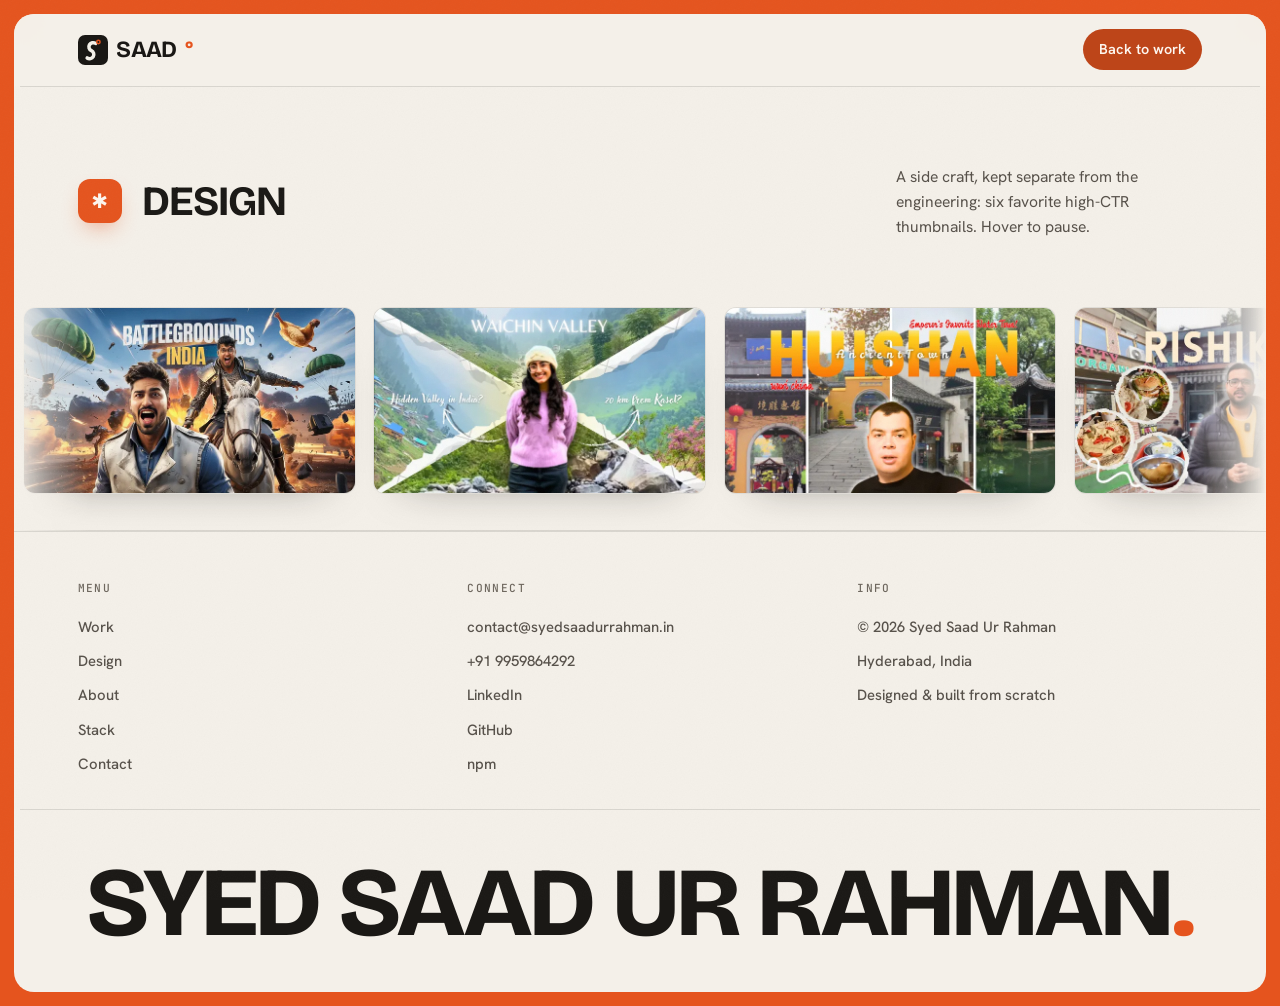
<file: design.html>
<!DOCTYPE html>
<html lang="en">
<head>
  <meta charset="UTF-8" />
  <meta name="viewport" content="width=device-width, initial-scale=1.0, viewport-fit=cover" />
  <meta name="theme-color" content="#e5541e" />
  <title>Design | Syed Saad Ur Rahman</title>
  <meta name="description" content="Thumbnail and visual design work by Syed Saad Ur Rahman: high-CTR thumbnails for video and social." />
  <meta name="author" content="Syed Saad Ur Rahman" />
  <meta name="robots" content="index, follow, max-image-preview:large" />
  <link rel="canonical" href="https://www.syedsaadurrahman.in/design" />

  <!-- Open Graph -->
  <meta property="og:type" content="website" />
  <meta property="og:site_name" content="Syed Saad Ur Rahman" />
  <meta property="og:title" content="Design | Syed Saad Ur Rahman" />
  <meta property="og:description" content="Thumbnail and visual design work: high-CTR thumbnails for video and social." />
  <meta property="og:url" content="https://www.syedsaadurrahman.in/design" />
  <meta property="og:image" content="https://www.syedsaadurrahman.in/assets/og.jpg" />
  <meta property="og:image:width" content="1200" />
  <meta property="og:image:height" content="630" />
  <meta property="og:image:alt" content="Syed Saad Ur Rahman, AI engineer and open-source MCP builder" />
  <meta property="og:locale" content="en_US" />

  <!-- Twitter -->
  <meta name="twitter:card" content="summary_large_image" />
  <meta name="twitter:title" content="Design | Syed Saad Ur Rahman" />
  <meta name="twitter:description" content="Thumbnail and visual design work: high-CTR thumbnails for video and social." />
  <meta name="twitter:image" content="https://www.syedsaadurrahman.in/assets/og.jpg" />

  <!-- Icons (?v=2 busts stale favicon caches from the previous mark) -->
  <link rel="icon" href="/favicon.svg?v=2" type="image/svg+xml" />
  <link rel="icon" href="/icon-32.png?v=2" sizes="32x32" type="image/png" />
  <link rel="apple-touch-icon" href="/apple-touch-icon.png?v=2" />
  <link rel="manifest" href="/site.webmanifest?v=2" />

  <!-- pre-paint flag so motion only applies with JS; content is fully visible without it. -->
  <script>
    var de = document.documentElement;
    de.classList.add('js');
    window.__showFailsafe = setTimeout(function () { de.classList.add('force-show'); }, 4500);
  </script>

  <link rel="preconnect" href="https://fonts.googleapis.com" />
  <link rel="preconnect" href="https://fonts.gstatic.com" crossorigin />
  <!-- fonts loaded non-render-blocking; swaps in on load -->
  <link rel="stylesheet" href="https://fonts.googleapis.com/css2?family=Bricolage+Grotesque:opsz,wght@12..96,400..800&family=Hanken+Grotesk:wght@400;500;600;700&family=JetBrains+Mono:wght@400;500&display=swap" media="print" onload="this.media='all'" />
  <noscript>
    <link rel="stylesheet" href="https://fonts.googleapis.com/css2?family=Bricolage+Grotesque:opsz,wght@12..96,400..800&family=Hanken+Grotesk:wght@400;500;600;700&family=JetBrains+Mono:wght@400;500&display=swap" />
  </noscript>

  <link rel="stylesheet" href="styles.css" />
</head>
<body>
  <div class="shell">

    <!-- ───────────────── MASTHEAD ───────────────── -->
    <header class="masthead" id="top">
      <div class="masthead__inner">
        <div class="masthead__brand">
          <a class="wordmark" href="/" aria-label="SAAD°, home">
            <svg class="wordmark__mark" viewBox="0 0 64 64" aria-hidden="true"><rect width="64" height="64" rx="15" fill="#1a1815"/><path d="M37.5 18 A9 9 0 1 0 28.5 33.5 A9 9 0 1 1 19.5 49" fill="none" stroke="#f4f0e9" stroke-width="7.5" stroke-linecap="round"/><circle cx="43.5" cy="15" r="5.2" fill="#e5541e"/><circle cx="43.5" cy="15" r="2" fill="#1a1815"/></svg>
            SAAD<span class="wordmark__deg">°</span>
          </a>
        </div>

        <div class="masthead__end">
          <a class="link-cta" href="/">Back to work</a>
        </div>
      </div>
    </header>

    <main>
      <!-- ───────────────── DESIGN REEL (marquee) ───────────────── -->
      <section class="reel-wrap section--rule" id="design">
        <header class="s-head">
          <span class="s-badge" data-reveal aria-hidden="true">✱</span>
          <h1 class="s-title" data-reveal>Design</h1>
          <p class="s-note" data-reveal>A side craft, kept separate from the engineering: six favorite high-CTR thumbnails. Hover to pause.</p>
        </header>
      </section>

      <div class="reel" aria-label="Thumbnail design samples">
        <div class="reel__track" data-reel>
          <figure class="reel__item"><img src="/assets/thumbs/t01.webp" loading="lazy" decoding="async" width="680" height="383" alt="Thumbnail design" /></figure>
          <figure class="reel__item"><img src="/assets/thumbs/t02.webp" loading="lazy" decoding="async" width="680" height="383" alt="Thumbnail design" /></figure>
          <figure class="reel__item"><img src="/assets/thumbs/t03.webp" loading="lazy" decoding="async" width="680" height="383" alt="Thumbnail design" /></figure>
          <figure class="reel__item"><img src="/assets/thumbs/t04.webp" loading="lazy" decoding="async" width="680" height="383" alt="Thumbnail design" /></figure>
          <figure class="reel__item"><img src="/assets/thumbs/t05.webp" loading="lazy" decoding="async" width="680" height="383" alt="Thumbnail design" /></figure>
          <figure class="reel__item"><img src="/assets/thumbs/t06.webp" loading="lazy" decoding="async" width="680" height="383" alt="Thumbnail design" /></figure>
          <!-- duplicate set for a seamless loop -->
          <figure class="reel__item" aria-hidden="true"><img src="/assets/thumbs/t01.webp" loading="lazy" decoding="async" width="680" height="383" alt="" /></figure>
          <figure class="reel__item" aria-hidden="true"><img src="/assets/thumbs/t02.webp" loading="lazy" decoding="async" width="680" height="383" alt="" /></figure>
          <figure class="reel__item" aria-hidden="true"><img src="/assets/thumbs/t03.webp" loading="lazy" decoding="async" width="680" height="383" alt="" /></figure>
          <figure class="reel__item" aria-hidden="true"><img src="/assets/thumbs/t04.webp" loading="lazy" decoding="async" width="680" height="383" alt="" /></figure>
          <figure class="reel__item" aria-hidden="true"><img src="/assets/thumbs/t05.webp" loading="lazy" decoding="async" width="680" height="383" alt="" /></figure>
          <figure class="reel__item" aria-hidden="true"><img src="/assets/thumbs/t06.webp" loading="lazy" decoding="async" width="680" height="383" alt="" /></figure>
        </div>
      </div>
    </main>

    <footer class="footer">
      <div class="footer__cols">
        <div class="footer__col">
          <h2>Menu</h2>
          <ul>
            <li><a href="/#work">Work</a></li>
            <li><a href="/design">Design</a></li>
            <li><a href="/#about">About</a></li>
            <li><a href="/#stack">Stack</a></li>
            <li><a href="/#contact">Contact</a></li>
          </ul>
        </div>
        <div class="footer__col">
          <h2>Connect</h2>
          <ul>
            <li><a href="https://mail.google.com/mail/?view=cm&amp;fs=1&amp;to=contact@syedsaadurrahman.in" target="_blank" rel="noopener">contact@syedsaadurrahman.in</a></li>
            <li><a href="tel:+919959864292">+91 9959864292</a></li>
            <li><a href="https://www.linkedin.com/in/syed-saad-ur-rahman-16720130b/" target="_blank" rel="noopener">LinkedIn</a></li>
            <li><a href="https://github.com/samad001z" target="_blank" rel="noopener">GitHub</a></li>
            <li><a href="https://www.npmjs.com/~samad001z" target="_blank" rel="noopener">npm</a></li>
          </ul>
        </div>
        <div class="footer__col">
          <h2>Info</h2>
          <ul>
            <li><span>© 2026 Syed Saad Ur Rahman</span></li>
            <li><span>Hyderabad, India</span></li>
            <li><span>Designed &amp; built from scratch</span></li>
          </ul>
        </div>
      </div>

      <div class="footer__mark" aria-hidden="true">
        <svg viewBox="0 0 1200 132" preserveAspectRatio="xMidYMid meet" role="presentation" focusable="false">
          <text x="600" y="106" text-anchor="middle" font-size="104" textLength="1180" lengthAdjust="spacingAndGlyphs">SYED SAAD UR RAHMAN<tspan>.</tspan></text>
        </svg>
      </div>
    </footer>

  </div><!-- /.shell -->

  <script src="app.js" defer></script>
</body>
</html>
</file>
<file: styles.css>
/* ──────────────────────────────────────────────────────────────
   SAAD° — "Studio Edition v2"
   Warm editorial-SaaS system in an orange page frame.
   Bricolage Grotesque + Hanken Grotesk + JetBrains Mono.
   Cream canvas, burnt-orange accent, ONE deliberate dark case-study band
   (plus the dark flagship banner card, which is a card, not a theme flip).
   Motion is transform/opacity only; every reveal has a JS-off + reduced-motion failsafe.
   ────────────────────────────────────────────────────────────── */

:root {
  /* warm surfaces & ink */
  --paper:   #f4f0e9;
  --paper-2: #eee7db;
  --paper-3: #e6ddcc;
  --card:    #fbf8f2;

  --ink:   #1a1815;
  --ink-2: #57514a;
  --ink-3: #6e675e;

  --line:   rgba(26, 24, 21, 0.12);
  --line-2: rgba(26, 24, 21, 0.24);

  /* single accent — burnt orange */
  --accent:       #e5541e;   /* surfaces, frame, auras, dots — unchanged */
  --accent-ink:   #ad3f17;   /* accent AS TEXT on cream (4.88:1) */
  --accent-fill:  #bd4519;   /* accent AS BACKGROUND under --on-accent (4.87:1) */
  --accent-press: #a83a13;
  --accent-soft:  #f2b199;
  --accent-tint:  rgba(229, 84, 30, 0.12);
  --on-accent:    #fdf6ef;

  --ok:  #3f7d4e;
  --err: #c0392b;

  /* dark band tokens (scoped) */
  --d-bg:    #16130f;
  --d-bg-2:  #201b15;
  --d-card:  #241e17;
  --d-ink:   #f1ebe0;
  --d-ink-2: #b7ac9b;
  --d-ink-3: #908575;
  --d-line:   rgba(241, 235, 224, 0.12);
  --d-line-2: rgba(241, 235, 224, 0.22);

  /* type */
  --display: 'Bricolage Grotesque', 'Hanken Grotesk', system-ui, sans-serif;
  --sans:    'Hanken Grotesk', system-ui, -apple-system, sans-serif;
  --mono:    'JetBrains Mono', ui-monospace, 'SFMono-Regular', monospace;

  /* layout */
  --max: 1240px;
  --pad: clamp(1.25rem, 4.5vw, 4rem);
  --gut: clamp(1.5rem, 3.5vw, 3.25rem);
  --radius: 16px;
  --radius-sm: 10px;
  --frame: clamp(8px, 1.2vw, 14px);   /* orange page-frame thickness */

  /* motion */
  --e-out:  cubic-bezier(0.16, 1, 0.3, 1);
  --e-soft: cubic-bezier(0.25, 1, 0.5, 1);

  /* z-scale */
  --z-nav: 100;
  --z-menu: 200;
  --z-skip: 300;
}

* { box-sizing: border-box; margin: 0; padding: 0; }

html {
  scroll-behavior: smooth;
  -webkit-font-smoothing: antialiased;
  -moz-osx-font-smoothing: grayscale;
  text-rendering: optimizeLegibility;
}

body {
  background: var(--accent);            /* the orange frame */
  padding: var(--frame);
  /* index.html sets viewport-fit=cover, so the page runs under the notch and
     the home indicator. Without this the footer wordmark is clipped on iOS. */
  padding-right: calc(var(--frame) + env(safe-area-inset-right));
  padding-bottom: calc(var(--frame) + env(safe-area-inset-bottom));
  padding-left: calc(var(--frame) + env(safe-area-inset-left));
  color: var(--ink);
  font-family: var(--sans);
  font-size: clamp(1rem, 0.96rem + 0.2vw, 1.0625rem);
  line-height: 1.6;
  overflow-x: hidden;
  -webkit-tap-highlight-color: transparent;
}

/* the cream page inside the frame.
   overflow: clip (NOT hidden) keeps position:sticky working inside. */
.shell {
  background: var(--paper);
  border-radius: 20px;
  overflow: clip;
  position: relative;
  isolation: isolate;
}

/* Fine grain over the whole page. Inline SVG turbulence: no request, no
   layout cost, pointer-events:none so it never intercepts a click. */
.shell::after {
  content: '';
  position: fixed;
  inset: 0;
  z-index: 1;
  pointer-events: none;
  opacity: 0.55;
  background-image: url("data:image/svg+xml,%3Csvg xmlns='http://www.w3.org/2000/svg' width='140' height='140'%3E%3Cfilter id='n'%3E%3CfeTurbulence type='fractalNoise' baseFrequency='0.85' numOctaves='2' stitchTiles='stitch'/%3E%3CfeColorMatrix type='saturate' values='0'/%3E%3C/filter%3E%3Crect width='140' height='140' filter='url(%23n)' opacity='0.055'/%3E%3C/svg%3E");
}
@media (prefers-reduced-transparency: reduce) {
  .shell::after { display: none; }
}

a { color: inherit; text-decoration: none; }
ul, ol { list-style: none; }
img { max-width: 100%; display: block; }
button { font: inherit; color: inherit; background: none; border: 0; cursor: pointer; }
input, textarea { font: inherit; }
::selection { background: var(--accent); color: var(--on-accent); }

:focus-visible {
  outline: 2px solid var(--accent);
  outline-offset: 3px;
  border-radius: 3px;
}

.skip-link {
  position: fixed;
  top: 0.75rem; left: 0.75rem;
  z-index: var(--z-skip);
  padding: 0.6rem 1rem;
  background: var(--ink);
  color: var(--paper);
  font-family: var(--mono);
  font-size: 0.8rem;
  border-radius: 8px;
  transform: translateY(-160%);
  transition: transform 0.25s var(--e-out);
}
.skip-link:focus { transform: translateY(0); }

/* ───────────────── MASTHEAD ───────────────── */

.masthead {
  position: sticky;
  top: 0;
  z-index: var(--z-nav);
  background: color-mix(in oklab, var(--paper) 90%, transparent);
  backdrop-filter: saturate(150%) blur(14px);
  -webkit-backdrop-filter: saturate(150%) blur(14px);
  border-bottom: 1px solid transparent;
  transition: border-color 0.3s var(--e-soft), background 0.3s var(--e-soft);
}
.masthead.is-stuck { border-bottom-color: var(--line); }

.masthead__inner {
  max-width: var(--max);
  margin: 0 auto;
  padding: 0.95rem var(--pad);
  display: flex;
  align-items: center;
  justify-content: space-between;
  gap: 1.5rem;
}

.masthead__brand { display: flex; align-items: center; gap: 1.1rem; }
.wordmark {
  font-family: var(--display);
  font-weight: 700;
  font-size: 1.45rem;
  letter-spacing: -0.03em;
  line-height: 1;
  display: inline-flex;
  align-items: center;
  gap: 0.55rem;
}
.wordmark__mark {
  width: 30px; height: 30px;
  flex: none;
  transition: transform 0.4s var(--e-out);
}
.wordmark:hover .wordmark__mark { transform: rotate(-8deg); }
.wordmark__deg { color: var(--accent); }

.masthead__nav {
  display: flex;
  gap: clamp(1rem, 2.4vw, 2.1rem);
  font-size: 0.94rem;
  font-weight: 500;
}
.masthead__nav a {
  position: relative;
  color: var(--ink-2);
  transition: color 0.2s var(--e-soft);
  padding: 0.25rem 0;
}
.masthead__nav a::after {
  content: '';
  position: absolute;
  left: 0; bottom: -1px;
  width: 100%; height: 1.5px;
  background: var(--accent);
  transform: scaleX(0);
  transform-origin: left;
  transition: transform 0.32s var(--e-out);
}
.masthead__nav a:hover { color: var(--ink); }
.masthead__nav a:hover::after,
.masthead__nav a.is-active::after { transform: scaleX(1); }
.masthead__nav a.is-active { color: var(--ink); }

.masthead__end { display: flex; align-items: center; gap: 1.15rem; }

.link-cta {
  display: inline-flex;
  align-items: center;
  gap: 0.45rem;
  font-weight: 600;
  font-size: 0.9rem;
  color: var(--on-accent);
  background: var(--accent-fill);
  padding: 0.55rem 1rem;
  border-radius: 999px;
  transition: background 0.25s var(--e-soft), transform 0.2s var(--e-out);
}
.link-cta:hover { background: var(--accent-press); }
.link-cta:active { transform: scale(0.97); }

.menu-btn {
  display: none;
  flex-direction: column;
  justify-content: center;
  align-items: center;
  gap: 5px;
  /* 44x44 hit area (WCAG 2.5.5); the bars stay 24px wide */
  width: 44px;
  height: 44px;
  margin-right: -10px;   /* keep the optical edge where it was */
}
.menu-btn span {
  display: block;
  width: 24px; height: 2px; border-radius: 2px;
  background: var(--ink);
  transition: transform 0.3s var(--e-out), opacity 0.2s;
}
.menu-btn[aria-expanded="true"] span:nth-child(1) { transform: translateY(3.5px) rotate(45deg); }
.menu-btn[aria-expanded="true"] span:nth-child(2) { transform: translateY(-3.5px) rotate(-45deg); }

/* mobile nav */
.mobile-nav {
  position: fixed;
  inset: 0;
  z-index: var(--z-menu);
  background: var(--paper);
  padding: 6rem var(--pad) 2rem;
  display: flex;
  flex-direction: column;
  justify-content: space-between;
}
.mobile-nav[hidden] { display: none; }
.mobile-nav nav { display: flex; flex-direction: column; gap: 0.25rem; }
.mobile-nav nav a {
  font-family: var(--display);
  font-size: clamp(2.5rem, 13vw, 4rem);
  font-weight: 600;
  letter-spacing: -0.03em;
  padding: 0.5rem 0;
  border-bottom: 1px solid var(--line);
  opacity: 0;
  transform: translateY(14px);
}
.mobile-nav.is-open nav a { animation: navIn 0.5s var(--e-out) forwards; }
.mobile-nav.is-open nav a:nth-child(1) { animation-delay: 0.05s; }
.mobile-nav.is-open nav a:nth-child(2) { animation-delay: 0.10s; }
.mobile-nav.is-open nav a:nth-child(3) { animation-delay: 0.15s; }
.mobile-nav.is-open nav a:nth-child(4) { animation-delay: 0.20s; }
@keyframes navIn { to { opacity: 1; transform: translateY(0); } }
.mobile-nav__foot {
  display: flex;
  flex-direction: column;
  gap: 0.4rem;
  font-family: var(--mono);
  font-size: 0.85rem;
  color: var(--ink-2);
}

/* ───────────────── BUTTONS ───────────────── */

.btn {
  display: inline-flex;
  align-items: center;
  gap: 0.55rem;
  padding: 0.9rem 1.5rem;
  border-radius: 999px;
  font-weight: 600;
  font-size: 0.96rem;
  letter-spacing: -0.01em;
  white-space: nowrap;
  transition: transform 0.2s var(--e-out), background 0.25s var(--e-soft), color 0.25s, border-color 0.25s, box-shadow 0.25s;
}
.btn:active { transform: scale(0.97); }

.btn--solid {
  background: var(--accent-fill);
  color: var(--on-accent);
  box-shadow: 0 12px 30px -14px var(--accent);
}
.btn--solid:hover { background: var(--accent-press); box-shadow: 0 16px 34px -12px var(--accent); }
.btn--solid svg { transition: transform 0.25s var(--e-out); }
.btn--solid:hover svg { transform: translateX(2px); }

.btn--line {
  border: 1.5px solid var(--line-2);
  color: var(--ink);
}
.btn--line:hover { border-color: var(--ink); background: color-mix(in oklab, var(--ink) 4%, transparent); }

/* paper button for dark surfaces */
.btn--paper {
  background: var(--paper);
  color: var(--ink);
}
.btn--paper:hover { background: var(--accent); color: var(--on-accent); }
.btn--paper svg { transition: transform 0.25s var(--e-out); }
.btn--paper:hover svg { transform: translateY(2px); }

/* ───────────────── SECTION SHELL ───────────────── */

section[id], #top { scroll-margin-top: 4.75rem; }

.section {
  max-width: var(--max);
  margin: 0 auto;
  padding: clamp(3rem, 6vw, 5rem) var(--pad);
}
.section--rule { border-top: 1px solid var(--line); }
.section--tight { padding-top: clamp(1.25rem, 3vw, 2rem); padding-bottom: clamp(2rem, 4.5vw, 3.25rem); }

/* badge section header (reference style: orange chip + uppercase title + note) */
.s-head {
  display: flex;
  flex-wrap: wrap;
  align-items: center;
  gap: 1rem 1.25rem;
  margin-bottom: clamp(1.75rem, 3.5vw, 2.75rem);
}
.s-badge {
  width: 44px; height: 44px;
  flex: none;
  border-radius: 12px;
  background: var(--accent);
  color: var(--on-accent);
  display: inline-flex;
  align-items: center;
  justify-content: center;
  font-size: 1.25rem;
  line-height: 1;
  box-shadow: 0 10px 24px -12px var(--accent);
}
.s-title {
  font-family: var(--display);
  font-weight: 700;
  font-size: clamp(1.7rem, 3.4vw, 2.6rem);
  letter-spacing: -0.02em;
  text-transform: uppercase;
  line-height: 1;
  text-wrap: balance;
}
.s-note {
  margin-left: auto;
  max-width: 34ch;
  color: var(--ink-2);
  font-size: 0.98rem;
}
.s-head--dark .s-note { color: var(--d-ink-2); }

/* ───────────────── HERO (I'M SAAD) ───────────────── */

.hero {
  max-width: var(--max);
  margin: 0 auto;
  padding: clamp(1.75rem, 4vw, 3rem) var(--pad) clamp(1.25rem, 2.5vw, 2rem);
}
.hero__top {
  display: flex;
  align-items: flex-end;
  justify-content: space-between;
  gap: 1.5rem 2rem;
  margin-bottom: clamp(0.75rem, 1.6vw, 1.25rem);
}
.hero__im {
  display: block;
  font-family: var(--mono);
  font-size: 0.9rem;
  letter-spacing: 0.22em;
  color: var(--ink-2);
  padding-bottom: 0.2rem;
}
.hero__row {
  display: flex;
  align-items: center;
  gap: clamp(1rem, 3vw, 2.25rem);
}
.hero__tile {
  width: clamp(64px, 9vw, 118px);
  aspect-ratio: 1;
  flex: none;
  background: var(--ink);
  color: var(--paper);
  border-radius: clamp(14px, 2vw, 26px);
  display: inline-flex;
  align-items: center;
  justify-content: center;
  font-family: var(--display);
  font-weight: 700;
  font-size: clamp(2rem, 4.5vw, 3.8rem);
  line-height: 1;
  transform: rotate(-5deg);
  box-shadow: 0 22px 44px -22px rgba(26, 24, 21, 0.6);
  transition: transform 0.4s var(--e-out);
}
.hero__tile:hover { transform: rotate(0deg) scale(1.04); }
.hero__tile svg { width: 68%; height: 68%; }
.hero__name {
  font-family: var(--display);
  font-weight: 700;
  font-size: clamp(4rem, 16.5vw, 13rem);
  line-height: 0.85;
  letter-spacing: -0.05em;
  white-space: nowrap;
}
.hero__name em { font-style: normal; color: var(--accent); }
.hero__desc {
  flex: none;
  text-align: right;
  font-family: var(--mono);
  font-size: 0.82rem;
  line-height: 1.8;
  letter-spacing: 0.05em;
  text-transform: uppercase;
  color: var(--ink-2);
}

/* ───────────────── FLAGSHIP BANNER (dark card) ───────────────── */

.feature {
  position: relative;
  display: grid;
  grid-template-columns: 1fr 1.05fr;
  gap: clamp(1.5rem, 3.2vw, 2.75rem);
  align-items: center;
  background: var(--d-bg);
  color: var(--d-ink);
  border-radius: 24px;
  padding: clamp(1.5rem, 3.2vw, 2.75rem);
  overflow: clip;
}
.feature__aura {
  position: absolute;
  top: -35%; right: -12%;
  width: 55%; aspect-ratio: 1;
  background: radial-gradient(circle, rgba(229, 84, 30, 0.2), transparent 65%);
  pointer-events: none;
}
.feature__copy { position: relative; z-index: 1; min-width: 0; }
.feature__label {
  display: flex;
  align-items: baseline;
  justify-content: space-between;
  gap: 1rem;
  font-family: var(--mono);
  font-size: 0.74rem;
  letter-spacing: 0.14em;
  text-transform: uppercase;
  color: var(--accent);
  margin-bottom: 1.4rem;
}
.feature__no { color: var(--d-ink-3); letter-spacing: 0.06em; }
.feature__title {
  font-family: var(--display);
  font-weight: 600;
  font-size: clamp(1.9rem, 4.2vw, 3.3rem);
  letter-spacing: -0.035em;
  line-height: 0.98;
  margin-bottom: 1rem;
  text-wrap: balance;
}
.feature__title em { font-style: normal; color: var(--accent); }
.feature__sub {
  color: var(--d-ink-2);
  font-size: 1.04rem;
  max-width: 42ch;
  margin-bottom: 1.8rem;
  text-wrap: pretty;
}
.feature__media {
  position: relative;
  z-index: 1;
  display: block;
  min-width: 0;
  transition: transform 0.5s var(--e-out);
  will-change: transform;
}
.feature__media:hover .frame__shot img { transform: scale(1.03); }

/* ───────────────── FRAME (browser chrome) ───────────────── */

.frame {
  background: var(--card);
  border: 1px solid var(--line);
  border-radius: var(--radius);
  padding: 8px;
  box-shadow: 0 34px 70px -40px rgba(26, 24, 21, 0.55);
  overflow: hidden;
  transition: box-shadow 0.5s var(--e-out);
}

/* dark variant — MUST follow .frame; equal specificity, source order decides */
.frame--dark {
  background: var(--d-card);
  border-color: var(--d-line);
  box-shadow: 0 44px 90px -50px #000;
}
.frame--dark .frame__bar { color: var(--d-ink-3); }
.frame--dark .frame__bar i { background: var(--d-line-2); }
.frame--dark .frame__shot { background: var(--d-bg-2); }
.frame__bar {
  display: flex;
  align-items: center;
  gap: 5px;
  min-width: 0;
  padding: 0.45rem 0.65rem 0.7rem;
  font-family: var(--mono);
  font-size: 0.66rem;
  color: var(--ink-3);
}
.frame__bar i { width: 8px; height: 8px; border-radius: 50%; background: var(--line-2); flex: none; }
.frame__bar i:nth-child(1) { background: var(--accent-soft); }
.frame__bar b {
  margin-left: auto;
  min-width: 0;
  font-weight: 400;
  letter-spacing: 0.01em;
  overflow: hidden;
  text-overflow: ellipsis;
  white-space: nowrap;
}

.frame__shot {
  display: block;
  border-radius: 9px;
  overflow: hidden;
  aspect-ratio: 1200 / 900;
  background: var(--paper-2);
}
.frame__shot img {
  width: 100%; height: 100%;
  object-fit: cover;
  object-position: top center;
  transition: transform 0.6s var(--e-out);
}

/* ───────────────── STATS + SCATTER ───────────────── */

.stats__grid {
  display: grid;
  grid-template-columns: repeat(3, 1fr);
  gap: 1px;
  background: var(--line);
  border: 1px solid var(--line);
  border-radius: var(--radius);
  overflow: hidden;
}
.stat {
  background: var(--paper);
  padding: clamp(1.6rem, 3.2vw, 2.6rem);
  display: flex;
  flex-direction: column;
  gap: 0.4rem;
  transition: background 0.3s var(--e-soft);
}
.stat:hover { background: var(--card); }
.stat__num {
  font-family: var(--display);
  font-weight: 600;
  font-variant-numeric: tabular-nums;
  font-size: clamp(2.6rem, 5vw, 3.9rem);
  line-height: 0.95;
  letter-spacing: -0.04em;
  color: var(--accent);
}
.stat__label {
  font-size: 0.95rem;
  color: var(--ink);
  max-width: 24ch;
  font-weight: 500;
}
.stat__tag {
  font-family: var(--mono);
  font-size: 0.68rem;
  letter-spacing: 0.06em;
  text-transform: uppercase;
  color: var(--ink-3);
  margin-top: auto;
  padding-top: 0.6rem;
}

/* scattered skill pills (reference vibe) */
.scatter {
  display: flex;
  flex-wrap: wrap;
  justify-content: center;
  gap: 0.85rem 1rem;
  margin-top: clamp(2rem, 4vw, 3rem);
}
.scatter li {
  font-family: var(--mono);
  font-size: 0.8rem;
  letter-spacing: 0.01em;
  padding: 0.55rem 1.15rem;
  border: 1.5px solid var(--line-2);
  border-radius: 999px;
  background: var(--card);
  transform: rotate(var(--r, 0deg));
  transition: transform 0.35s var(--e-out), border-color 0.25s, background 0.25s, color 0.25s;
}
.scatter li:hover { transform: rotate(0deg) scale(1.06); border-color: var(--accent); }
.scatter li.is-hot { background: var(--accent-fill); color: var(--on-accent); border-color: transparent; }
.scatter li.is-ink { background: var(--ink); color: var(--paper); border-color: transparent; }

/* ───────────────── DARK BAND (Selected work) ───────────────── */

.band--dark {
  background: var(--d-bg);
  color: var(--d-ink);
  position: relative;
  overflow: hidden;
}
.band--dark .section {
  padding-top: clamp(3.25rem, 6.5vw, 5.5rem);
  padding-bottom: clamp(3.25rem, 6.5vw, 5.5rem);
  position: relative;
  z-index: 1;
}
.band__aura {
  position: absolute;
  top: -20%; right: -10%;
  width: 55vw; height: 55vw; max-width: 720px; max-height: 720px;
  background: radial-gradient(circle, rgba(229, 84, 30, 0.16), transparent 62%);
  pointer-events: none;
  z-index: 0;
}

.cases {
  display: flex;
  flex-direction: column;
  gap: clamp(2.75rem, 5.5vw, 4.5rem);
}
.case {
  display: grid;
  grid-template-columns: 1.1fr 0.9fr;
  gap: var(--gut);
  align-items: center;
}
.case--flip .case__media { order: 2; }

.case__media { display: block; min-width: 0; transition: transform 0.5s var(--e-out); will-change: transform; }
.case__media .frame {
  background: var(--d-card);
  border-color: var(--d-line);
  box-shadow: 0 44px 90px -50px #000;
}
.case__media .frame__shot { background: var(--d-bg-2); }
.case__media .frame__bar { color: var(--d-ink-3); }
.case__media .frame__bar i { background: var(--d-line-2); }
.case__media:hover .frame__shot img { transform: scale(1.03); }

.case__body { min-width: 0; }
.case__index {
  font-family: var(--mono);
  font-size: 0.8rem;
  color: var(--accent);
  display: block;
  margin-bottom: 1rem;
}
.case__meta {
  display: flex;
  align-items: center;
  gap: 0.75rem;
  font-family: var(--mono);
  font-size: 0.72rem;
  letter-spacing: 0.04em;
  text-transform: uppercase;
  color: var(--d-ink-2);
  margin-bottom: 0.85rem;
}
.case__live {
  display: inline-flex;
  align-items: center;
  gap: 0.4rem;
  color: var(--accent);
}
.case__live::before {
  content: '';
  width: 6px; height: 6px;
  border-radius: 50%;
  background: var(--accent);
  box-shadow: 0 0 0 0 var(--accent);
  animation: livePulse 2.2s var(--e-out) infinite;
}
@keyframes livePulse {
  0% { box-shadow: 0 0 0 0 rgba(229, 84, 30, 0.55); }
  70%, 100% { box-shadow: 0 0 0 7px rgba(229, 84, 30, 0); }
}
.case__title {
  font-family: var(--display);
  font-weight: 600;
  font-size: clamp(1.9rem, 3.4vw, 2.8rem);
  letter-spacing: -0.035em;
  line-height: 1;
  margin-bottom: 0.85rem;
  text-wrap: balance;
}
.case__desc {
  color: var(--d-ink-2);
  font-size: 1.02rem;
  max-width: 50ch;
  margin-bottom: 1.4rem;
  text-wrap: pretty;
}
.case__outcome {
  font-family: var(--mono);
  font-size: 0.72rem;
  letter-spacing: 0.04em;
  text-transform: uppercase;
  color: var(--d-ink-2);
  margin-bottom: 1.1rem;
}
.case__links { display: flex; flex-wrap: wrap; gap: 0.5rem 1.5rem; }
.case__link {
  display: inline-flex;
  align-items: center;
  gap: 0.4rem;
  font-family: var(--mono);
  font-size: 0.82rem;
  font-weight: 500;
  color: var(--d-ink);
  border-bottom: 1px solid var(--d-line-2);
  padding-bottom: 3px;
  transition: color 0.2s, border-color 0.2s;
}
.case__link:hover { color: var(--accent); border-color: var(--accent); }
.case__link svg { transition: transform 0.25s var(--e-out); }
.case__link:hover svg { transform: translate(2px, -2px); }

/* tags */
.tags { display: flex; flex-wrap: wrap; gap: 0.4rem; margin-bottom: 1.4rem; }
.tags li {
  font-family: var(--mono);
  font-size: 0.7rem;
  letter-spacing: 0.02em;
  color: var(--d-ink-2);
  padding: 0.28rem 0.65rem;
  border: 1px solid var(--d-line);
  border-radius: 7px;
}

/* ───────────────── CASE STUDY (Norn) ───────────────── */

.cstudy {
  display: grid;
  grid-template-columns: repeat(3, 1fr);
  gap: clamp(1.5rem, 3vw, 2.5rem);
  border-top: 1px solid var(--line-2);
  padding-top: clamp(1.5rem, 3vw, 2.25rem);
}
.cstudy__label {
  display: block;
  font-family: var(--mono);
  font-size: 0.76rem;
  letter-spacing: 0.06em;
  text-transform: uppercase;
  color: var(--accent-ink);
  margin-bottom: 0.9rem;
}
.cstudy__col p { color: var(--ink-2); font-size: 0.99rem; text-wrap: pretty; }
.cstudy__col strong { color: var(--ink); font-weight: 600; font-family: var(--mono); font-size: 0.9em; }
.cstudy__links {
  display: flex;
  flex-wrap: wrap;
  gap: 0.75rem 2rem;
  margin-top: clamp(1.75rem, 3.5vw, 2.5rem);
}
.cstudy__link {
  font-family: var(--mono);
  font-size: 0.84rem;
  font-weight: 500;
  color: var(--ink);
  border-bottom: 1px solid var(--line-2);
  padding-bottom: 3px;
  transition: color 0.2s, border-color 0.2s;
}
.cstudy__link:hover { color: var(--accent); border-color: var(--accent); }

/* ───────────────── WORK WITH ME ───────────────── */

.hire {
  display: grid;
  grid-template-columns: repeat(3, 1fr);
  gap: 1.1rem;
}
.hire__card {
  display: flex;
  flex-direction: column;
  background: var(--card);
  border: 1px solid var(--line);
  border-radius: var(--radius);
  padding: clamp(1.4rem, 2.6vw, 2rem);
  transition: transform 0.45s var(--e-out), box-shadow 0.45s var(--e-out), border-color 0.3s;
}
.hire__card:hover {
  transform: translateY(-6px);
  border-color: var(--accent);
  box-shadow: 0 30px 60px -42px rgba(26, 24, 21, 0.5);
}
.hire__num {
  font-family: var(--mono);
  font-size: 0.74rem;
  letter-spacing: 0.06em;
  color: var(--accent-ink);
}
.hire__title {
  font-family: var(--display);
  font-weight: 600;
  font-size: clamp(1.3rem, 2.2vw, 1.65rem);
  letter-spacing: -0.03em;
  line-height: 1.05;
  margin: 0.8rem 0 0.6rem;
}
.hire__desc { color: var(--ink-2); font-size: 0.96rem; text-wrap: pretty; }
.hire__proof {
  margin-top: auto;
  padding-top: 1.3rem;
  font-family: var(--mono);
  font-size: 0.72rem;
  letter-spacing: 0.03em;
  color: var(--ink-3);
}
.hire__cta {
  display: flex;
  flex-wrap: wrap;
  align-items: center;
  gap: 1rem 1.5rem;
  margin-top: clamp(1.75rem, 3.5vw, 2.5rem);
}
.hire__note { color: var(--ink-2); font-size: 0.97rem; }

/* ───────────────── MORE WORK (case-study rows) ───────────────── */

.mrows { border-top: 1px solid var(--line-2); }
.mrow {
  display: grid;
  grid-template-columns: 1.4fr 0.6fr;
  gap: 1rem 2.5rem;
  align-items: start;
  padding: clamp(1.4rem, 2.6vw, 2rem) 0;
  border-bottom: 1px solid var(--line);
  transition: padding-left 0.4s var(--e-out);
}
.mrow:hover { padding-left: 0.7rem; }
.mrow__main { min-width: 0; }
.mrow__name {
  font-family: var(--display);
  font-weight: 700;
  font-size: clamp(1.5rem, 3.1vw, 2.4rem);
  letter-spacing: -0.02em;
  line-height: 1;
  text-transform: uppercase;
  transition: color 0.25s var(--e-soft);
}
.mrow:hover .mrow__name { color: var(--accent); }
.mrow__desc {
  color: var(--ink-2);
  font-size: 0.97rem;
  max-width: 58ch;
  margin-top: 0.7rem;
}
.mrow__outcome {
  font-family: var(--mono);
  font-size: 0.72rem;
  letter-spacing: 0.04em;
  text-transform: uppercase;
  color: var(--ink-3);
  margin-top: 0.7rem;
}
.mrow__tags {
  display: flex;
  flex-direction: column;
  align-items: flex-start;
  gap: 0.4rem;
  padding-top: 0.35rem;
  font-family: var(--mono);
  font-size: 0.78rem;
  letter-spacing: 0.02em;
  color: var(--accent-ink);
}
.mrow__tags li::before { content: '// '; }

/* ───────────────── CAPABILITIES (bento) ───────────────── */

.caps {
  display: grid;
  grid-template-columns: 1.35fr 1fr 1fr;
  gap: 1.1rem;
}
.cap {
  position: relative;
  border: 1px solid var(--line);
  border-radius: var(--radius);
  padding: clamp(1.5rem, 2.6vw, 2.1rem);
  display: flex;
  flex-direction: column;
  min-height: 260px;
  overflow: hidden;
  transition: transform 0.45s var(--e-out), box-shadow 0.45s var(--e-out), border-color 0.3s;
}
.cap:hover { transform: translateY(-6px); box-shadow: 0 30px 60px -40px rgba(26, 24, 21, 0.5); border-color: var(--line-2); }
.cap__no {
  font-family: var(--mono);
  font-size: 0.72rem;
  letter-spacing: 0.04em;
  color: var(--accent-ink);
}
.cap__title {
  font-family: var(--display);
  font-weight: 600;
  font-size: clamp(1.5rem, 2.6vw, 2rem);
  letter-spacing: -0.03em;
  line-height: 1.02;
  margin: 0.9rem 0 0.7rem;
}
.cap__desc { color: var(--ink-2); font-size: 0.98rem; max-width: 34ch; text-wrap: pretty; }
.cap__list { margin-top: auto; padding-top: 1.4rem; display: flex; flex-wrap: wrap; gap: 0.4rem; }
.cap__list li {
  font-family: var(--mono);
  font-size: 0.7rem;
  letter-spacing: 0.02em;
  color: var(--ink-2);
  padding: 0.28rem 0.6rem;
  border: 1px solid var(--line);
  border-radius: 7px;
}
/* varied cell backgrounds for bento diversity */
.cap--a { background: var(--ink); color: var(--paper); border-color: transparent; }
.cap--a .cap__no { color: var(--accent-soft); }
.cap--a .cap__desc { color: rgba(241, 235, 224, 0.88); }
.cap--a .cap__list li { color: rgba(241, 235, 224, 0.88); border-color: rgba(241, 235, 224, 0.28); }
.cap--a .cap__glow {
  position: absolute; inset: auto -20% -35% -20%; height: 70%;
  background: radial-gradient(60% 100% at 50% 100%, var(--accent-tint), transparent 70%);
  pointer-events: none;
}
.cap--b { background: var(--accent-fill); color: var(--on-accent); border-color: transparent; }
.cap--b .cap__no { color: var(--on-accent); }
.cap--b .cap__desc { color: var(--on-accent); }
.cap--b .cap__list li { color: var(--on-accent); border-color: rgba(253, 246, 239, 0.35); }
.cap--c { background: var(--card); }

/* ───────────────── DESIGN REEL (the one marquee) ───────────────── */

.reel-wrap {
  max-width: var(--max);
  margin: 0 auto;
  padding: clamp(3rem, 6vw, 5rem) var(--pad) clamp(1.25rem, 2.5vw, 2rem);
}
.reel-wrap .s-head { margin-bottom: 0; }

.reel {
  overflow: hidden;
  border-bottom: 1px solid var(--line);
  -webkit-mask-image: linear-gradient(90deg, transparent, #000 6%, #000 94%, transparent);
          mask-image: linear-gradient(90deg, transparent, #000 6%, #000 94%, transparent);
}
.reel__track {
  display: flex;
  gap: 1.1rem;
  width: max-content;
  padding: clamp(1.5rem, 3vw, 2.25rem) 0.55rem;
  animation: reelLTR 72s linear infinite;
  will-change: transform;
}
.reel:hover .reel__track,
.reel:focus-within .reel__track { animation-play-state: paused; }
.reel__item {
  flex: none;
  width: clamp(248px, 26vw, 400px);
  aspect-ratio: 16 / 9;
  border-radius: 12px;
  overflow: hidden;
  border: 1px solid var(--line);
  background: var(--card);
  box-shadow: 0 20px 44px -34px rgba(26, 24, 21, 0.55);
  transition: transform 0.45s var(--e-out), box-shadow 0.45s var(--e-out);
}
.reel__item img { width: 100%; height: 100%; object-fit: cover; }
.reel__item:hover { transform: translateY(-8px) scale(1.02); box-shadow: 0 30px 54px -30px rgba(26, 24, 21, 0.6); }
@keyframes reelLTR { from { transform: translateX(-50%); } to { transform: translateX(0); } }

/* ───────────────── ABOUT ───────────────── */

.about {
  display: grid;
  grid-template-columns: 1.4fr 0.85fr;
  gap: var(--gut);
  align-items: start;
}
.about__copy p { color: var(--ink-2); margin-bottom: 1.15rem; max-width: 58ch; font-size: 1.075rem; }
.about__copy strong { color: var(--ink); font-weight: 600; }
.about__intro {
  color: var(--ink) !important;
  font-family: var(--display);
  font-weight: 500;
  font-size: clamp(1.4rem, 2.6vw, 1.9rem) !important;
  line-height: 1.28;
  letter-spacing: -0.02em;
  margin-bottom: 1.7rem !important;
  max-width: 24ch !important;
}
.about__quote {
  font-family: var(--display);
  font-size: 1.4rem;
  font-weight: 500;
  color: var(--ink) !important;
  letter-spacing: -0.02em;
  margin-top: 2rem !important;
  padding-left: 1.25rem;
  border-left: 2.5px solid var(--accent);
}

.profile { border-top: 1px solid var(--line-2); }
.profile__row {
  display: grid;
  grid-template-columns: 5.5rem 1fr;
  gap: 1rem;
  padding: 0.9rem 0;
  border-bottom: 1px solid var(--line);
  align-items: center;
}
.profile__row dt {
  font-family: var(--mono);
  font-size: 0.72rem;
  letter-spacing: 0.04em;
  text-transform: uppercase;
  color: var(--ink-3);
}
.profile__row dd { font-weight: 500; font-size: 0.97rem; }

/* ───────────────── STACK ───────────────── */

.stack {
  display: grid;
  grid-template-columns: repeat(3, 1fr);
  gap: clamp(2rem, 4vw, 3.25rem) var(--gut);
}
.stack__group h3 {
  font-family: var(--mono);
  font-size: 0.78rem;
  font-weight: 500;
  letter-spacing: 0.05em;
  text-transform: uppercase;
  color: var(--ink-2);
  padding-bottom: 0.85rem;
  margin-bottom: 1.1rem;
  border-bottom: 1px solid var(--line);
}
.tags--chip { gap: 0.5rem; margin-bottom: 0; }
.tags--chip li {
  font-family: var(--sans);
  font-size: 0.88rem;
  letter-spacing: 0;
  color: var(--ink);
  padding: 0.42rem 0.85rem;
  border: 1px solid var(--line);
  border-radius: 8px;
  transition: border-color 0.2s var(--e-soft), color 0.2s, background 0.2s;
}
.tags--chip li:hover { border-color: var(--accent); color: var(--accent); background: var(--accent-tint); }

/* ───────────────── PROCESS (expanding pipeline) ───────────────── */

.steps {
  display: flex;
  gap: 0.75rem;
  min-height: 420px;
}
.step {
  position: relative;
  flex: 1;
  display: flex;
  flex-direction: column;
  justify-content: space-between;
  align-items: stretch;
  text-align: left;
  padding: clamp(1.25rem, 2.2vw, 1.9rem);
  border-radius: var(--radius);
  border: 1px solid var(--line);
  overflow: clip;
  cursor: pointer;
  transition: flex 0.65s var(--e-out), box-shadow 0.45s var(--e-out), border-color 0.3s;
}
.step.is-active { flex: 2.6; box-shadow: 0 30px 60px -40px rgba(26, 24, 21, 0.55); }

.step__num {
  font-family: var(--mono);
  font-size: 0.74rem;
  letter-spacing: 0.06em;
  color: var(--accent-ink);
}
.step__ghost {
  position: absolute;
  right: 0.9rem; bottom: 0.4rem;
  font-family: var(--display);
  font-weight: 700;
  font-size: clamp(4rem, 7.5vw, 6.75rem);
  line-height: 0.8;
  letter-spacing: -0.04em;
  opacity: 0.1;
  pointer-events: none;
  user-select: none;
  transition: opacity 0.4s var(--e-soft), transform 0.65s var(--e-out);
  transform: scale(0.92);
  transform-origin: bottom right;
}
.step.is-active .step__ghost { opacity: 0.18; transform: scale(1); }

.step__body { position: relative; }
.step__title {
  font-family: var(--display);
  font-weight: 600;
  font-size: clamp(1.35rem, 2.4vw, 1.9rem);
  letter-spacing: -0.03em;
  line-height: 1;
}
.step__desc {
  display: block;
  font-size: 0.96rem;
  line-height: 1.55;
  max-width: 32ch;
  margin-top: 0.75rem;
  opacity: 0;
  transform: translateY(10px);
  transition: opacity 0.4s var(--e-soft), transform 0.5s var(--e-out);
}
.step.is-active .step__desc { opacity: 1; transform: none; transition-delay: 0.18s; }

/* panel palette (matches the bento family) */
.step--ink { background: var(--ink); color: var(--paper); border-color: transparent; }
.step--ink .step__num { color: var(--accent); }
.step--ink .step__desc { color: rgba(241, 235, 224, 0.88); }
.step--hot { background: var(--accent-fill); color: var(--on-accent); border-color: transparent; }
.step--hot .step__num { color: var(--on-accent); }
.step--hot .step__desc { color: var(--on-accent); }
.step--paper { background: var(--card); color: var(--ink); }
.step--paper .step__desc { color: var(--ink-2); }
.step--glow::after {
  content: '';
  position: absolute;
  inset: auto -25% -40% -25%;
  height: 75%;
  background: radial-gradient(60% 100% at 50% 100%, rgba(229, 84, 30, 0.28), transparent 70%);
  pointer-events: none;
}

/* ───────────────── RECOGNITION ───────────────── */

.awards { border-top: 1px solid var(--line-2); }
.awards__row {
  display: grid;
  grid-template-columns: 5rem 1fr auto;
  gap: 1rem 2rem;
  align-items: start;
  padding: 1.85rem 0;
  border-bottom: 1px solid var(--line);
  transition: padding-left 0.4s var(--e-out);
}
.awards__row:hover { padding-left: 0.6rem; }
.awards__year {
  font-family: var(--mono);
  font-size: 0.85rem;
  color: var(--ink-3);
  padding-top: 0.3rem;
  transition: color 0.25s var(--e-soft);
}
.awards__row:hover .awards__year { color: var(--accent); }
.awards__body h3 {
  font-family: var(--display);
  font-weight: 600;
  font-size: 1.35rem;
  letter-spacing: -0.025em;
  margin-bottom: 0.35rem;
}
.awards__body p { color: var(--ink-2); font-size: 0.97rem; max-width: 60ch; }
.awards__row--star::before {
  content: '★';
  grid-column: 3;
  color: var(--accent);
  font-size: 0.95rem;
  align-self: center;
}

/* ───────────────── FAQ (accordion) ───────────────── */

.faq { border-top: 1px solid var(--line-2); }
.faq__item { border-bottom: 1px solid var(--line); }
.faq__q {
  width: 100%;
  display: flex;
  align-items: center;
  justify-content: space-between;
  gap: 1.5rem;
  padding: 1.6rem 0;
  text-align: left;
  font-family: var(--display);
  font-weight: 500;
  font-size: clamp(1.15rem, 2vw, 1.5rem);
  letter-spacing: -0.02em;
  color: var(--ink);
  transition: color 0.2s var(--e-soft);
}
.faq__q:hover { color: var(--accent); }
.faq__icon {
  flex: none;
  width: 26px; height: 26px;
  position: relative;
}
.faq__icon::before, .faq__icon::after {
  content: '';
  position: absolute;
  top: 50%; left: 50%;
  width: 14px; height: 2px; border-radius: 2px;
  background: var(--accent);
  transform: translate(-50%, -50%);
  transition: transform 0.35s var(--e-out), opacity 0.25s;
}
.faq__icon::after { transform: translate(-50%, -50%) rotate(90deg); }
.faq__item[data-open="true"] .faq__icon::after { transform: translate(-50%, -50%) rotate(0); opacity: 0; }
.faq__a {
  display: grid;
  grid-template-rows: 0fr;
  transition: grid-template-rows 0.4s var(--e-out);
}
.faq__item[data-open="true"] .faq__a { grid-template-rows: 1fr; }
.faq__a-inner { overflow: hidden; }
.faq__a p {
  color: var(--ink-2);
  max-width: 66ch;
  padding-bottom: 1.6rem;
  font-size: 1.02rem;
}

/* ───────────────── CONTACT ───────────────── */

.contact { border-top: 1px solid var(--line); }

/* orange CTA band (reference style) */
.cta-band {
  position: relative;
  background: var(--accent-fill);
  color: var(--on-accent);
  border-radius: 24px;
  text-align: center;
  padding: clamp(2.5rem, 5.5vw, 4rem) clamp(1.5rem, 4vw, 3rem);
  margin-bottom: clamp(1.75rem, 3.5vw, 2.75rem);
  overflow: clip;
}
.cta-band__aura {
  position: absolute;
  top: -60%; left: 50%;
  transform: translateX(-50%);
  width: 80%; aspect-ratio: 2 / 1;
  background: radial-gradient(50% 100% at 50% 100%, rgba(253, 246, 239, 0.18), transparent 70%);
  pointer-events: none;
}
.cta-band__kicker {
  position: relative;
  font-family: var(--mono);
  font-size: 0.74rem;
  letter-spacing: 0.14em;
  text-transform: uppercase;
  margin-bottom: 1rem;
}
.cta-band__title {
  position: relative;
  font-family: var(--display);
  font-weight: 700;
  font-size: clamp(1.9rem, 4.8vw, 3.5rem);
  line-height: 0.95;
  letter-spacing: -0.025em;
  text-transform: uppercase;
  text-wrap: balance;
}

.contact__grid {
  display: grid;
  grid-template-columns: 1.15fr 0.85fr;
  gap: var(--gut);
  align-items: start;
}
.contact__form { display: grid; grid-template-columns: 1fr 1fr; gap: 1.1rem; }
.field { display: flex; flex-direction: column; gap: 0.45rem; }
.field--full { grid-column: 1 / -1; }
.field label {
  font-family: var(--mono);
  font-size: 0.72rem;
  letter-spacing: 0.04em;
  text-transform: uppercase;
  color: var(--ink-2);
}
.field input, .field textarea {
  width: 100%;
  padding: 0.85rem 0.95rem;
  color: var(--ink);
  background: var(--card);
  border: 1px solid var(--line-2);
  border-radius: var(--radius-sm);
  transition: border-color 0.2s var(--e-soft), background 0.2s, box-shadow 0.2s;
}
.field textarea { resize: vertical; min-height: 128px; line-height: 1.55; }
.field input::placeholder, .field textarea::placeholder { color: var(--ink-3); }
.field input:focus, .field textarea:focus {
  outline: none;
  border-color: var(--accent);
  background: #fff;
  box-shadow: 0 0 0 3px var(--accent-tint);
}
.field input:user-invalid, .field textarea:user-invalid { border-color: var(--err); }
.field--hp { position: absolute; left: -9999px; width: 1px; height: 1px; overflow: hidden; }

.contact__submit { grid-column: 1 / -1; justify-content: center; width: 100%; }
.contact__submit[aria-busy="true"] { opacity: 0.7; pointer-events: none; }
.contact__status {
  grid-column: 1 / -1;
  min-height: 1.1em;
  font-family: var(--mono);
  font-size: 0.8rem;
  text-align: center;
  opacity: 0;
  transform: translateY(4px);
  transition: opacity 0.3s var(--e-out), transform 0.3s var(--e-out);
}
.contact__status.is-shown { opacity: 1; transform: translateY(0); }
.contact__status.is-ok { color: var(--ok); }
.contact__status.is-err { color: var(--err); }

.contact__index { border-top: 1px solid var(--line-2); }
.contact__item {
  display: grid;
  grid-template-columns: 5.5rem 1fr;
  gap: 1rem;
  padding: 1.05rem 0;
  border-bottom: 1px solid var(--line);
  align-items: baseline;
}
.contact__item dt {
  font-family: var(--mono);
  font-size: 0.72rem;
  letter-spacing: 0.04em;
  text-transform: uppercase;
  color: var(--ink-3);
}
.contact__item dd a {
  font-weight: 500;
  transition: color 0.2s;
  word-break: break-word;
}
.contact__item dd a:hover { color: var(--accent); }

/* ───────────────── FOOTER (columns + fitted wordmark) ───────────────── */

.footer { border-top: 1px solid var(--line); overflow: hidden; }
.footer__cols {
  max-width: var(--max);
  margin: 0 auto;
  padding: clamp(2rem, 4vw, 3rem) var(--pad) clamp(1.5rem, 3vw, 2rem);
  display: grid;
  grid-template-columns: repeat(3, 1fr);
  gap: 2rem var(--gut);
}
.footer__col h2 {
  font-family: var(--mono);
  font-size: 0.7rem;
  font-weight: 500;
  letter-spacing: 0.12em;
  text-transform: uppercase;
  color: var(--ink-3);
  margin-bottom: 0.9rem;
}
.footer__col ul { display: flex; flex-direction: column; gap: 0.45rem; }
.footer__col a, .footer__col span {
  font-size: 0.93rem;
  font-weight: 500;
  color: var(--ink-2);
  transition: color 0.2s;
}
.footer__col a:hover { color: var(--accent); }

/* full name, always fits: SVG text stretched to the container width */
.footer__mark {
  max-width: var(--max);
  margin: 0 auto;
  padding: clamp(1rem, 2vw, 1.75rem) var(--pad) clamp(1.25rem, 2.5vw, 2rem);
  border-top: 1px solid var(--line);
}
.footer__mark svg {
  display: block;
  width: 100%;
  height: auto;
  aspect-ratio: 1200 / 132;   /* height:auto on a viewBox'd SVG can resolve to 0 */
}
.footer__mark text {
  font-family: var(--display);
  font-weight: 700;
  letter-spacing: -0.02em;
  fill: var(--ink);
}
.footer__mark tspan { fill: var(--accent); }

/* ───────────────── SCROLL PROGRESS ───────────────── */

.scroll-progress {
  position: fixed;
  top: 0; left: var(--frame); right: var(--frame);
  height: 2px;
  z-index: calc(var(--z-nav) + 1);
  background: transparent;
  pointer-events: none;
}
.scroll-progress span {
  display: block;
  height: 100%;
  width: 0;
  background: var(--accent);
  box-shadow: 0 0 10px var(--accent-tint);
}

/* ───────────────── REVEAL MOTION ───────────────── */

/* hero name mask reveal (right padding keeps the ° glyph from clipping) */
.hero__name .line { display: block; overflow: hidden; padding-bottom: 0.06em; padding-right: 0.14em; }
.js [data-hero-title] .line__in {
  display: inline-block;
  transform: translateY(112%);
  transition: transform 0.95s var(--e-out) 0.1s;
}
.js [data-hero-title].is-in .line__in { transform: translateY(0); }

/* case screenshots clip-wipe as they enter */
.js .case .frame__shot img {
  clip-path: inset(0 0 101% 0);
  transition: clip-path 0.95s var(--e-out) 0.05s, transform 0.6s var(--e-out);
}
.js .case.is-in .frame__shot img { clip-path: inset(0 0 0 0); }

.js [data-reveal] { opacity: 0; transform: translateY(18px); }
.js [data-reveal].is-in {
  opacity: 1;
  transform: none;
  transition: opacity 0.6s var(--e-soft), transform 0.7s var(--e-out);
  transition-delay: var(--reveal-delay, 0ms);
}

/* failsafe */
.force-show [data-reveal],
.force-show [data-hero-title] .line__in { opacity: 1 !important; transform: none !important; }
.force-show .case .frame__shot img { clip-path: none !important; }

/* ───────────────── MOBILE TYPE FLOOR ─────────────────
   The mono micro-labels bottom out at 10.9px on a 375px screen, which is
   under the comfortable reading floor. Below 720px they get a real minimum;
   the desktop scale is untouched. */

@media (max-width: 720px) {
  .stat__tag,
  .cap__no, .cap__list li,
  .tags li, .tags--chip li,
  .case__meta, .case__outcome,
  .mrow__outcome, .mrow__tags,
  .contact__item dt, .profile__row dt,
  .field label, .footer__col h2,
  .hire__num, .hire__proof,
  .step__num, .cstudy__label,
  .awards__year, .feature__label {
    font-size: 0.8rem;
  }
  .s-note { font-size: 1rem; }

  /* the hero support copy is uppercase mono — it needs more room per line
     at small sizes or it reads as a wall */
  .hero__desc {
    font-size: 0.86rem;
    line-height: 1.75;
    letter-spacing: 0.04em;
  }
  .hero__top { gap: 1rem; }
}

/* ───────────────── TOUCH ERGONOMICS ─────────────────
   Pointer-coarse only, so the desktop layout keeps its tight rhythm.
   Every interactive target gets >=44px of height without moving its
   visual box: padding is added and pulled back out with margin. */

@media (max-width: 720px), (pointer: coarse) {
  .footer__col ul { gap: 0; }
  .footer__col li a { display: inline-flex; align-items: center; min-height: 44px; }

  .contact__item { padding: 0.85rem 0; }
  .contact__item dd a { display: inline-flex; align-items: center; min-height: 44px; }

  .case__links { gap: 0 1.5rem; }
  .case__link,
  .cstudy__link { min-height: 44px; }

  .mobile-nav nav a { padding: 0.65rem 0; }
  .wordmark { min-height: 44px; }
  .skip-link { min-height: 44px; display: inline-flex; align-items: center; }
  .mobile-nav__foot a { display: inline-flex; align-items: center; min-height: 44px; }

  /* hover-only affordances never fire on touch — don't reserve space for them */
  .reel__item:hover { transform: none; }
}

/* ───────────────── RESPONSIVE ───────────────── */

@media (max-width: 1000px) {
  .hero__top { flex-direction: column; align-items: flex-start; gap: 0.75rem; }
  .hero__desc { text-align: left; }
  .feature { grid-template-columns: 1fr; }
  .s-note { margin-left: 0; flex-basis: 100%; }
  .caps { grid-template-columns: 1fr 1fr; }
  .cap--a { grid-column: 1 / -1; min-height: 240px; }
  .case, .case--flip { grid-template-columns: 1fr; gap: 1.75rem; }
  .case--flip .case__media { order: 0; }
  .case__body { max-width: 620px; }
  .mrow { grid-template-columns: 1fr; gap: 0.75rem; }
  .mrow__tags { flex-direction: row; flex-wrap: wrap; gap: 0.4rem 1.1rem; padding-top: 0.2rem; }
  .about { grid-template-columns: 1fr; gap: 2.5rem; }
  .cstudy { grid-template-columns: 1fr; gap: 1.75rem; }
  .hire { grid-template-columns: 1fr; }
  .contact__grid { grid-template-columns: 1fr; }
  .stack { grid-template-columns: repeat(2, 1fr); }
  .steps { min-height: 380px; }
}

@media (max-width: 720px) {
  .masthead__nav { display: none; }
  .menu-btn { display: flex; }
  .link-cta { display: none; }
  .caps { grid-template-columns: 1fr; }
  .cap--a { min-height: 220px; }
  .cap { min-height: 240px; }
  .awards__row { grid-template-columns: 3.5rem 1fr; }
  .awards__row--star::before { display: none; }
  .hero__name { font-size: clamp(3.4rem, 19vw, 6rem); }
  /* One full-width row per group, each list wrapping horizontally. The
     27-char contact email needs ~190px and never fits a 147px half-column,
     so the columns collapse and it spans the whole footer width instead. */
  .footer__cols {
    grid-template-columns: 1fr;
    gap: 1.5rem;
    padding-bottom: 1.75rem;
  }
  .footer__col h2 { margin-bottom: 0.3rem; }
  .footer__col ul { flex-direction: row; flex-wrap: wrap; gap: 0 1.35rem; }
  .footer__col a, .footer__col span { font-size: 0.9rem; overflow-wrap: anywhere; }

  /* Info is static copy, not a nav column - read it as a baseline strip */
  .footer__col--info { padding-top: 1.25rem; border-top: 1px solid var(--line); }
  .footer__col--info ul { gap: 0.35rem 1.1rem; }
  .footer__col--info span { color: var(--ink-3); font-size: 0.8rem; }

  /* clear the shell's 20px bottom radius and the safe-area inset, and give the
     mark the desktop's airier band */
  .footer__mark { padding-top: 1.6rem; padding-bottom: 1.9rem; }

  /* Desktop gets 1112px for these 20 characters; a 412px screen gets 335px, so
     the type lands at 35px instead of 116px. Bleeding the wordmark past the
     footer's side padding buys back what's available - the border-top and the
     columns above stay aligned to --pad. */
  .footer__mark svg { width: calc(100% + 1.6rem); margin-inline: -0.8rem; }
}

@media (max-width: 720px) {
  /* pipeline collapses to stacked, always-open cards */
  .steps { flex-direction: column; min-height: 0; gap: 0.6rem; }
  .step, .step.is-active { flex: none; }
  .step { min-height: 150px; justify-content: flex-start; gap: 0.9rem; }
  .step__desc { opacity: 1; transform: none; }
  .step__ghost { opacity: 0.12; transform: none; }
}

@media (max-width: 560px) {
  .stats__grid { grid-template-columns: 1fr; }
  .stack { grid-template-columns: 1fr; }
  .contact__form { grid-template-columns: 1fr; }
  .scatter { justify-content: flex-start; }
}

@media (max-width: 1000px) and (min-width: 561px) {
  .stats__grid { grid-template-columns: repeat(3, 1fr); }
}

/* ───────────────── REDUCED MOTION ───────────────── */

@media (prefers-reduced-motion: reduce) {
  html { scroll-behavior: auto; }
  *, *::before, *::after {
    animation-duration: 0.01ms !important;
    animation-iteration-count: 1 !important;
    transition-duration: 0.01ms !important;
  }
  .js [data-reveal] { opacity: 1; transform: none; }
  .reel__track { animation: none; }
  .js [data-hero-title] .line__in { transform: none; }
  .js .case .frame__shot img { clip-path: none; }
  .scatter li { transform: none; }
}
</file>
